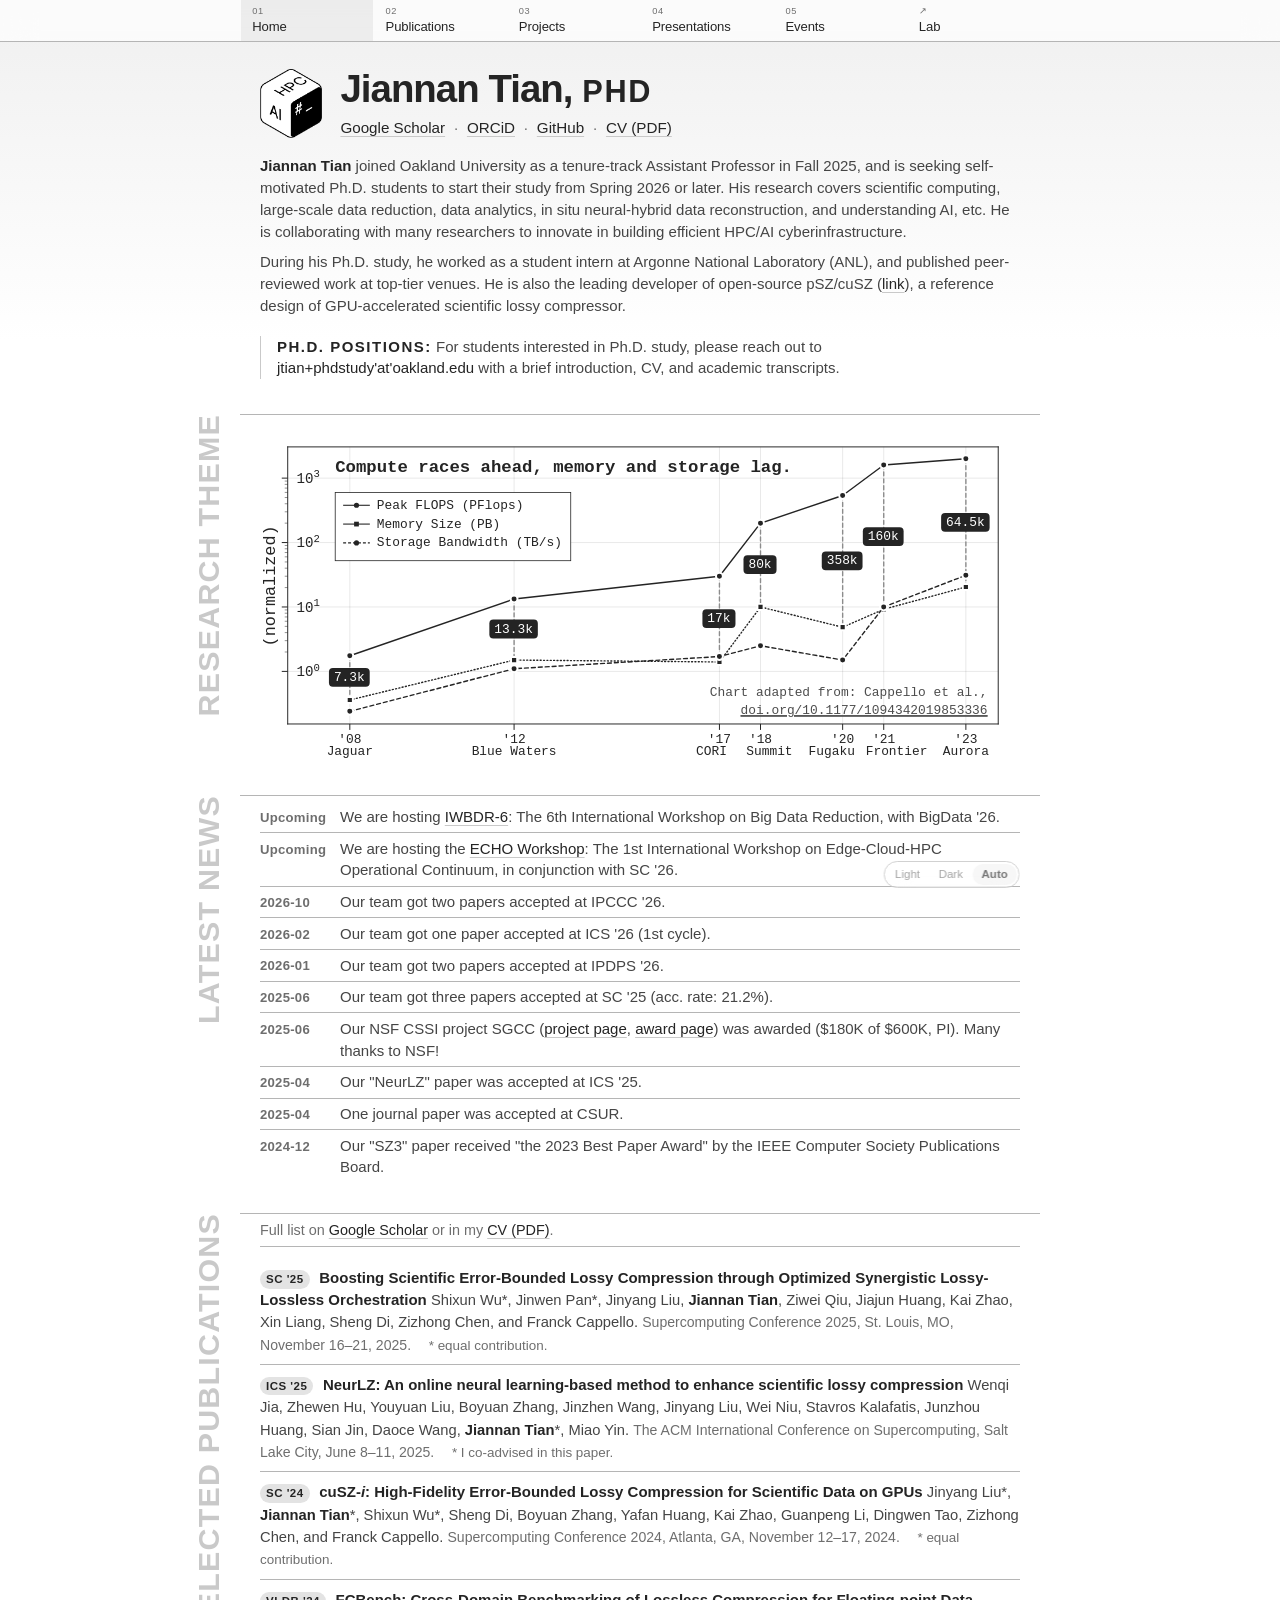
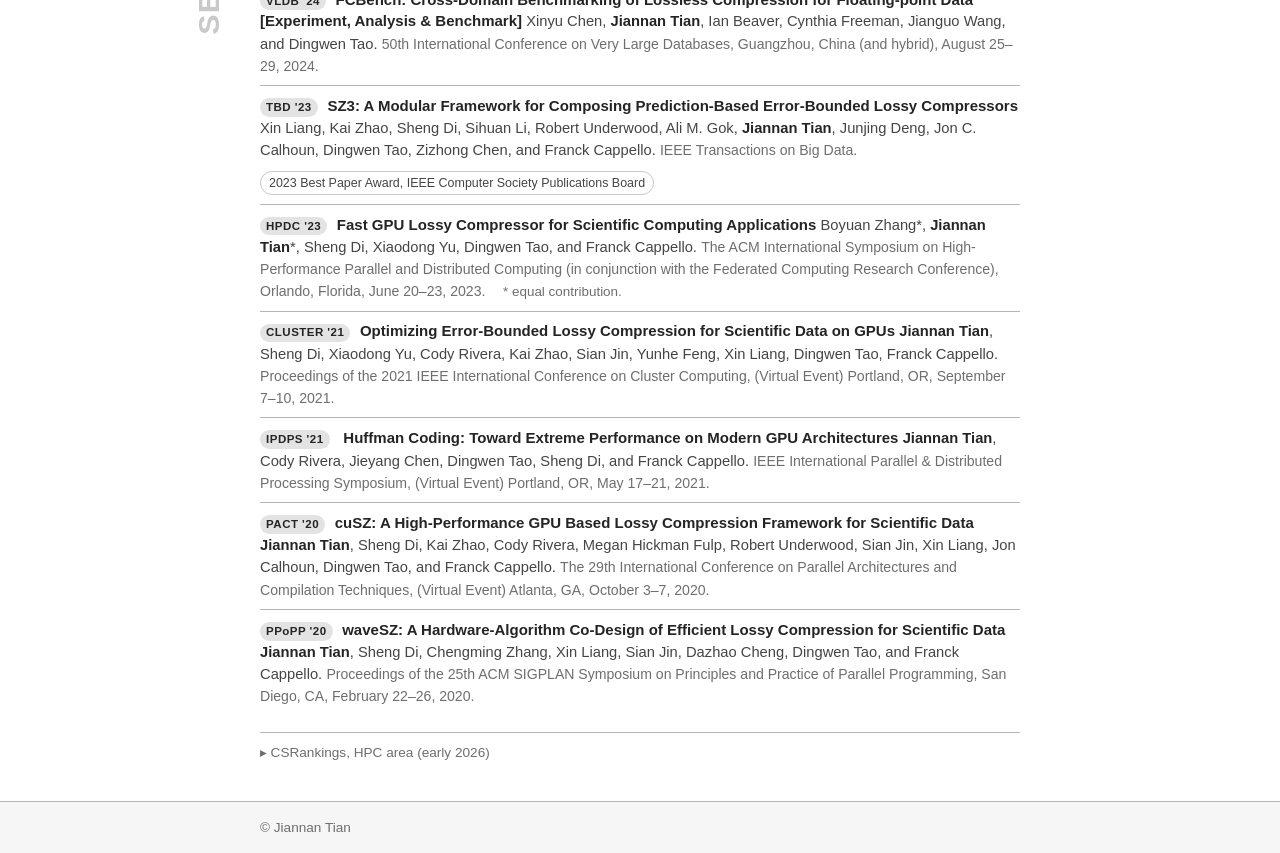
<file: index.html>
<!DOCTYPE html>
<html lang="en">

<head>
  <meta charset="utf-8">
  <meta name="viewport" content="width=device-width, initial-scale=1">
  <title>Jiannan Tian</title>
  <meta name="description"
    content="Jiannan Tian, tenure-track Assistant Professor at Oakland University: scientific computing, large-scale data reduction, data analytics, in situ neural-hybrid data reconstruction, and understanding AI.">
  <meta name="author" content="Jiannan Tian">
  <meta name="color-scheme" content="light dark">
  <meta name="theme-color" content="#000000">
  <meta name="theme-color" media="(prefers-color-scheme: light)" content="#000000">
  <meta name="theme-color" media="(prefers-color-scheme: dark)" content="#000000">
  <link rel="canonical" href="https://jti.one/">
  <link rel="icon" href="assets/img/seal.png">
  <link rel="stylesheet" href="assets/style.css">
<script>
// Applied before first paint so a forced theme never flashes the other one.
try { const t = localStorage.getItem('theme'); if (t === 'light' || t === 'dark') document.documentElement.dataset.theme = t } catch (e) {}
</script>
  <meta property="og:type" content="profile">
  <meta property="og:title" content="Jiannan Tian">
  <meta property="og:description"
    content="Tenure-track Assistant Professor at Oakland University. HPC, scientific data reduction, and GPU-accelerated lossy compression.">
  <meta property="og:image" content="assets/img/seal.png">
</head>

<body>

  <a class="skip" href="#main">Skip to content</a>

  <header class="site-header">
    <nav aria-label="Primary">
      <ul class="banner">
      <li class="brand-cell decorative">
          <a class="cell" href="index.html">
            <img src="assets/img/seal.png" alt="" width="23" height="26">
            <span class="idx">HPC/AI</span>
            <span class="label">Jiannan Tian</span>
          </a>
        </li>
      <li><a href="index.html" aria-current="page"><span class="idx">01</span><span class="label">Home</span></a></li>
      <li><a href="index.html#publications"><span class="idx">02</span><span class="label">Publications</span></a></li>
      <li><a href="projects.html"><span class="idx">03</span><span class="label">Projects</span></a></li>
      <li><a href="presentations.html"><span class="idx">04</span><span class="label">Presentations</span></a></li>
      <li><a href="events.html"><span class="idx">05</span><span class="label">Events</span></a></li>
      <li><a class="ext" href="https://mercury-hpg.github.io/"><span class="idx"></span><span class="label">Lab</span></a></li>
    </ul>
    </nav>
  </header>

  <main id="main">

    <section class="hero">
      <div class="wrap">
        <div class="hero-grid">
          <div class="hero-id">
            <img class="hero-mark" src="assets/img/seal.png" alt="HPC/AI cube seal" width="209" height="233">
            <h1>Jiannan Tian, <span class="degree">PhD</span></h1>
            <p class="idlinks">
              <a href="https://scholar.google.com/citations?user=Si2zZaIAAAAJ&amp;hl=en">Google Scholar</a><span
                class="sep">·</span><a href="https://orcid.org/0000-0003-1101-9148">ORCiD</a><span
                class="sep">·</span><a href="https://github.com/jtian0">GitHub</a><span class="sep">·</span><a
                href="https://drive.google.com/file/d/1XJlTlTMHI0RmRiRKhS7dlydKdMj6H35Z/view?usp=share_link">CV
                (PDF)</a>
            </p>
          </div>

          <div class="bio">
            <p><strong>Jiannan Tian</strong> joined Oakland University as a tenure-track Assistant
              Professor in Fall 2025, and is seeking self-motivated Ph.D. students to start their
              study from Spring 2026 or later. His research covers scientific computing, large-scale
              data reduction, data analytics, in situ neural-hybrid data reconstruction, and
              understanding AI, etc. He is collaborating with many researchers to innovate in
              building efficient HPC/AI cyberinfrastructure.</p>
            <p>During his Ph.D. study, he worked as a student intern at Argonne National Laboratory
              (ANL), and published peer-reviewed work at top-tier venues. He is also the leading
              developer of open-source pSZ/cuSZ
              (<a href="https://github.com/szcompressor/cuSZ">link</a>), a reference design of
              GPU-accelerated scientific lossy compressor.</p>
          </div>

          <div class="callout">
            <p><span class="callout-label">Ph.D. positions</span> For students interested in Ph.D. study, please reach
              out to <span class="email">jtian+phdstudy'at'oakland.edu</span> with a brief introduction, CV, and
              academic transcripts.</p>
          </div>
        </div>
      </div>
      </div>
    </section>

    <section class="section">
      <div class="section-head tab"><h2>Research Theme</h2></div>
      <div class="wrap">
        <figure class="figure prose">
          <!-- prettier-ignore --><svg role="img" aria-label="Peak FLOPS grows far faster than memory size and storage bandwidth across seven leading machines, 2008 to 2023" class="plot-d6a7b5" fill="currentColor" font-family="system-ui, sans-serif" font-size="10" text-anchor="middle" width="768" height="331" viewBox="0 0 768 331" style="background: transparent; color: var(--chart-ink); font-family: 'IBM Plex Mono', ui-monospace, SFMono-Regular, Menlo, monospace; font-size: 13px; overflow: visible;" xmlns="http://www.w3.org/2000/svg"><style>:where(.plot-d6a7b5) {
  --plot-background: white;
  display: block;
  height: auto;
  height: intrinsic;
  max-width: 100%;
}
:where(.plot-d6a7b5 text),
:where(.plot-d6a7b5 tspan) {
  white-space: pre;
}</style><g aria-label="y-grid" aria-hidden="true" stroke="currentColor" stroke-opacity="0.1" transform="translate(0,0.5)"><line x1="28" x2="746" y1="236.36297638077846" y2="236.36297638077846"></line><line x1="28" x2="746" y1="171.2622911304366" y2="171.2622911304366"></line><line x1="28" x2="746" y1="106.16160588009473" y2="106.16160588009473"></line><line x1="28" x2="746" y1="41.060920629752914" y2="41.060920629752914"></line></g><g aria-label="x-grid" aria-hidden="true" stroke="currentColor" stroke-opacity="0.1" transform="translate(0.5,0)"><line x1="90.25433526011578" x2="90.25433526011578" y1="10" y2="290"></line><line x1="256.2658959537578" x2="256.2658959537578" y1="10" y2="290"></line><line x1="463.7803468208104" x2="463.7803468208104" y1="10" y2="290"></line><line x1="505.2832369942209" x2="505.2832369942209" y1="10" y2="290"></line><line x1="588.2890173410419" x2="588.2890173410419" y1="10" y2="290"></line><line x1="629.7919075144524" x2="629.7919075144524" y1="10" y2="290"></line><line x1="712.7976878612734" x2="712.7976878612734" y1="10" y2="290"></line></g><g aria-label="x-axis tick" aria-hidden="true" fill="none" stroke="currentColor" transform="translate(0.5,0)"><path transform="translate(90.25433526011578,290)" d="M0,0L0,6"></path><path transform="translate(256.2658959537578,290)" d="M0,0L0,6"></path><path transform="translate(463.7803468208104,290)" d="M0,0L0,6"></path><path transform="translate(505.2832369942209,290)" d="M0,0L0,6"></path><path transform="translate(588.2890173410419,290)" d="M0,0L0,6"></path><path transform="translate(629.7919075144524,290)" d="M0,0L0,6"></path><path transform="translate(712.7976878612734,290)" d="M0,0L0,6"></path></g><g aria-label="x-axis tick label" font-variant="tabular-nums" transform="translate(0.5,9.5)"><text transform="translate(90.25433526011578,290)"><tspan x="0" y="0.71em">'08</tspan><tspan x="0" dy="1em">Jaguar</tspan></text><text transform="translate(256.2658959537578,290)"><tspan x="0" y="0.71em">'12</tspan><tspan x="0" dy="1em">Blue Waters</tspan></text><text transform="translate(463.7803468208104,290)"><tspan x="0" y="0.71em">'17</tspan><tspan x="-8" dy="1em">CORI</tspan></text><text transform="translate(505.2832369942209,290)"><tspan x="0" y="0.71em">'18</tspan><tspan x="9" dy="1em">Summit</tspan></text><text transform="translate(588.2890173410419,290)"><tspan x="0" y="0.71em">'20</tspan><tspan x="-11" dy="1em">Fugaku</tspan></text><text transform="translate(629.7919075144524,290)"><tspan x="0" y="0.71em">'21</tspan><tspan x="13" dy="1em">Frontier</tspan></text><text transform="translate(712.7976878612734,290)"><tspan x="0" y="0.71em">'23</tspan><tspan x="0" dy="1em">Aurora</tspan></text></g><g aria-label="line" fill="none" stroke="var(--chart-faint)" stroke-width="1.4" stroke-linejoin="round" stroke-linecap="round" stroke-dasharray="4,3" transform="translate(0.5,0.5)"><path d="M90.254,220.541L90.254,265.248"></path></g><g aria-label="line" fill="none" stroke="var(--chart-faint)" stroke-width="1.4" stroke-linejoin="round" stroke-linecap="round" stroke-dasharray="4,3" transform="translate(0.5,0.5)"><path d="M256.266,163.199L256.266,224.899"></path></g><g aria-label="line" fill="none" stroke="var(--chart-faint)" stroke-width="1.4" stroke-linejoin="round" stroke-linecap="round" stroke-dasharray="4,3" transform="translate(0.5,0.5)"><path d="M463.78,140.201L463.78,226.85"></path></g><g aria-label="line" fill="none" stroke="var(--chart-faint)" stroke-width="1.4" stroke-linejoin="round" stroke-linecap="round" stroke-dasharray="4,3" transform="translate(0.5,0.5)"><path d="M505.283,86.564L505.283,171.262"></path></g><g aria-label="line" fill="none" stroke="var(--chart-faint)" stroke-width="1.4" stroke-linejoin="round" stroke-linecap="round" stroke-dasharray="4,3" transform="translate(0.5,0.5)"><path d="M588.289,58.64L588.289,191.721"></path></g><g aria-label="line" fill="none" stroke="var(--chart-faint)" stroke-width="1.4" stroke-linejoin="round" stroke-linecap="round" stroke-dasharray="4,3" transform="translate(0.5,0.5)"><path d="M629.792,27.773L629.792,173.62"></path></g><g aria-label="line" fill="none" stroke="var(--chart-faint)" stroke-width="1.4" stroke-linejoin="round" stroke-linecap="round" stroke-dasharray="4,3" transform="translate(0.5,0.5)"><path d="M712.798,21.464L712.798,151.077"></path></g><g aria-label="line" fill="none" stroke="var(--chart-ink)" stroke-width="1.4" stroke-linejoin="round" stroke-linecap="round" transform="translate(0.5,0.5)"><path d="M90.254,220.541L256.266,163.199L463.78,140.201L505.283,86.564L588.289,58.64L629.792,27.773L712.798,21.464"></path></g><g aria-label="dot" fill="var(--chart-ink)" stroke="var(--chart-canvas)" stroke-width="1.9599999999999997" transform="translate(0.5,0.5)"><circle cx="90.25433526011578" cy="220.54103286939477" r="3.5"></circle><circle cx="256.2658959537578" cy="163.19946443409998" r="3.5"></circle><circle cx="463.7803468208104" cy="140.20137050068368" r="3.5"></circle><circle cx="505.2832369942209" cy="86.56434688146216" r="3.5"></circle><circle cx="588.2890173410419" cy="58.639779665924884" r="3.5"></circle><circle cx="629.7919075144524" cy="27.772569885564266" r="3.5"></circle><circle cx="712.7976878612734" cy="21.46366163112028" r="3.5"></circle></g><g aria-label="line" fill="none" stroke="var(--chart-accent)" stroke-width="1.4" stroke-linejoin="round" stroke-linecap="round" stroke-dasharray="1,2.4" transform="translate(0.5,0.5)"><path d="M90.254,265.248L256.266,224.899L463.78,226.85L505.283,171.262L588.289,191.721L629.792,173.62L712.798,151.077"></path></g><g aria-label="dot" fill="var(--chart-accent)" stroke="var(--chart-canvas)" stroke-width="1.9599999999999997" transform="translate(0.5,0.5)"><path transform="translate(90.25433526011578,265.2479876246911)" d="M-3.102,-3.102h6.204v6.204h-6.204Z"></path><path transform="translate(256.2658959537578,224.89931474965817)" d="M-3.102,-3.102h6.204v6.204h-6.204Z"></path><path transform="translate(463.7803468208104,226.84994112383876)" d="M-3.102,-3.102h6.204v6.204h-6.204Z"></path><path transform="translate(505.2832369942209,171.2622911304366)" d="M-3.102,-3.102h6.204v6.204h-6.204Z"></path><path transform="translate(588.2890173410419,191.72071929301032)" d="M-3.102,-3.102h6.204v6.204h-6.204Z"></path><path transform="translate(629.7919075144524,173.61972838464467)" d="M-3.102,-3.102h6.204v6.204h-6.204Z"></path><path transform="translate(712.7976878612734,151.0774501370533)" d="M-3.102,-3.102h6.204v6.204h-6.204Z"></path></g><g aria-label="line" fill="none" stroke="var(--chart-ink)" stroke-width="1.4" stroke-linejoin="round" stroke-linecap="round" stroke-dasharray="4,3" transform="translate(0.5,0.5)"><path d="M90.254,276.712L256.266,233.668L463.78,221.361L505.283,210.457L588.289,224.899L629.792,171.262L712.798,139.274"></path></g><g aria-label="dot" fill="var(--chart-ink)" stroke="var(--chart-canvas)" stroke-width="1.9599999999999997" transform="translate(0.5,0.5)"><circle cx="90.25433526011578" cy="276.7116492558114" r="3.5"></circle><circle cx="256.2658959537578" cy="233.66828421262636" r="3.5"></circle><circle cx="463.7803468208104" cy="221.36059368385068" r="3.5"></circle><circle cx="505.2832369942209" cy="210.45680912770183" r="3.5"></circle><circle cx="588.2890173410419" cy="224.89931474965817" r="3.5"></circle><circle cx="629.7919075144524" cy="171.2622911304366" r="3.5"></circle><circle cx="712.7976878612734" cy="139.2743081560568" r="3.5"></circle></g><g aria-label="y-axis tick" aria-hidden="true" fill="none" stroke="var(--chart-ink)" transform="translate(0,0.5)"><path transform="translate(28,236.36297638077846)" d="M0,0L-6,0"></path><path transform="translate(28,171.2622911304366)" d="M0,0L-6,0"></path><path transform="translate(28,106.16160588009473)" d="M0,0L-6,0"></path><path transform="translate(28,41.060920629752914)" d="M0,0L-6,0"></path></g><g aria-label="y-axis tick label" text-anchor="end" font-variant="tabular-nums" transform="translate(-8.5,0.5)"><text y="0.32em" transform="translate(28,236.36297638077846)" x="17.5" text-anchor="start" font-size="14.3"><tspan>10</tspan><tspan dy="-0.5em" font-size="0.75em">0</tspan></text><text y="0.32em" transform="translate(28,171.2622911304366)" x="17.5" text-anchor="start" font-size="14.3"><tspan>10</tspan><tspan dy="-0.5em" font-size="0.75em">1</tspan></text><text y="0.32em" transform="translate(28,106.16160588009473)" x="17.5" text-anchor="start" font-size="14.3"><tspan>10</tspan><tspan dy="-0.5em" font-size="0.75em">2</tspan></text><text y="0.32em" transform="translate(28,41.060920629752914)" x="17.5" text-anchor="start" font-size="14.3"><tspan>10</tspan><tspan dy="-0.5em" font-size="0.75em">3</tspan></text></g><g aria-label="y-axis label" transform="translate(-24.5,0.5)"><text y="0.71em" transform="translate(28,150) rotate(-90)" font-size="17">(normalized)</text></g><g aria-label="y-axis tick" aria-hidden="true" fill="none" stroke="var(--chart-ink)" stroke-opacity="0.5" transform="translate(0,0.5)"><path transform="translate(28,216.76571738214585)" d="M0,0L-3,0"></path><path transform="translate(28,205.3020557510255)" d="M0,0L-3,0"></path><path transform="translate(28,197.16845838351324)" d="M0,0L-3,0"></path><path transform="translate(28,190.85955012906922)" d="M0,0L-3,0"></path><path transform="translate(28,185.70479675239292)" d="M0,0L-3,0"></path><path transform="translate(28,181.3465148721295)" d="M0,0L-3,0"></path><path transform="translate(28,177.57119938488063)" d="M0,0L-3,0"></path><path transform="translate(28,174.24113512127258)" d="M0,0L-3,0"></path><path transform="translate(28,151.66503213180403)" d="M0,0L-3,0"></path><path transform="translate(28,140.20137050068368)" d="M0,0L-3,0"></path><path transform="translate(28,132.0677731331714)" d="M0,0L-3,0"></path><path transform="translate(28,125.75886487872737)" d="M0,0L-3,0"></path><path transform="translate(28,120.60411150205107)" d="M0,0L-3,0"></path><path transform="translate(28,116.24582962178765)" d="M0,0L-3,0"></path><path transform="translate(28,112.47051413453879)" d="M0,0L-3,0"></path><path transform="translate(28,109.14044987093075)" d="M0,0L-3,0"></path><path transform="translate(28,86.56434688146216)" d="M0,0L-3,0"></path><path transform="translate(28,75.10068525034183)" d="M0,0L-3,0"></path><path transform="translate(28,66.96708788282953)" d="M0,0L-3,0"></path><path transform="translate(28,60.65817962838551)" d="M0,0L-3,0"></path><path transform="translate(28,55.503426251709215)" d="M0,0L-3,0"></path><path transform="translate(28,51.14514437144586)" d="M0,0L-3,0"></path><path transform="translate(28,47.36982888419696)" d="M0,0L-3,0"></path><path transform="translate(28,44.03976462058893)" d="M0,0L-3,0"></path></g><g aria-label="y-axis tick label" text-anchor="end" font-variant="tabular-nums" transform="translate(-8.5,0.5)"><text y="0.32em" transform="translate(28,216.76571738214585)" x="17.5" text-anchor="start" font-size="14.3"></text><text y="0.32em" transform="translate(28,205.3020557510255)" x="17.5" text-anchor="start" font-size="14.3"></text><text y="0.32em" transform="translate(28,197.16845838351324)" x="17.5" text-anchor="start" font-size="14.3"></text><text y="0.32em" transform="translate(28,190.85955012906922)" x="17.5" text-anchor="start" font-size="14.3"></text><text y="0.32em" transform="translate(28,185.70479675239292)" x="17.5" text-anchor="start" font-size="14.3"></text><text y="0.32em" transform="translate(28,181.3465148721295)" x="17.5" text-anchor="start" font-size="14.3"></text><text y="0.32em" transform="translate(28,177.57119938488063)" x="17.5" text-anchor="start" font-size="14.3"></text><text y="0.32em" transform="translate(28,174.24113512127258)" x="17.5" text-anchor="start" font-size="14.3"></text><text y="0.32em" transform="translate(28,151.66503213180403)" x="17.5" text-anchor="start" font-size="14.3"></text><text y="0.32em" transform="translate(28,140.20137050068368)" x="17.5" text-anchor="start" font-size="14.3"></text><text y="0.32em" transform="translate(28,132.0677731331714)" x="17.5" text-anchor="start" font-size="14.3"></text><text y="0.32em" transform="translate(28,125.75886487872737)" x="17.5" text-anchor="start" font-size="14.3"></text><text y="0.32em" transform="translate(28,120.60411150205107)" x="17.5" text-anchor="start" font-size="14.3"></text><text y="0.32em" transform="translate(28,116.24582962178765)" x="17.5" text-anchor="start" font-size="14.3"></text><text y="0.32em" transform="translate(28,112.47051413453879)" x="17.5" text-anchor="start" font-size="14.3"></text><text y="0.32em" transform="translate(28,109.14044987093075)" x="17.5" text-anchor="start" font-size="14.3"></text><text y="0.32em" transform="translate(28,86.56434688146216)" x="17.5" text-anchor="start" font-size="14.3"></text><text y="0.32em" transform="translate(28,75.10068525034183)" x="17.5" text-anchor="start" font-size="14.3"></text><text y="0.32em" transform="translate(28,66.96708788282953)" x="17.5" text-anchor="start" font-size="14.3"></text><text y="0.32em" transform="translate(28,60.65817962838551)" x="17.5" text-anchor="start" font-size="14.3"></text><text y="0.32em" transform="translate(28,55.503426251709215)" x="17.5" text-anchor="start" font-size="14.3"></text><text y="0.32em" transform="translate(28,51.14514437144586)" x="17.5" text-anchor="start" font-size="14.3"></text><text y="0.32em" transform="translate(28,47.36982888419696)" x="17.5" text-anchor="start" font-size="14.3"></text><text y="0.32em" transform="translate(28,44.03976462058893)" x="17.5" text-anchor="start" font-size="14.3"></text></g><line x1="28" y1="290" x2="746" y2="290" stroke="var(--chart-ink)" stroke-width="0.98" stroke-linecap="square"></line><line x1="28" y1="10" x2="746" y2="10" stroke="var(--chart-ink)" stroke-width="0.98" stroke-linecap="square"></line><line x1="28" y1="10" x2="28" y2="290" stroke="var(--chart-ink)" stroke-width="0.98" stroke-linecap="square"></line><line x1="746" y1="10" x2="746" y2="290" stroke="var(--chart-ink)" stroke-width="0.98" stroke-linecap="square"></line><g><rect x="69.65433526011577" y="233.39451024704292" width="41.2" height="19" rx="4" fill="var(--chart-accent)" stroke-width="1.4"></rect><text x="90.25433526011578" y="242.89451024704292" fill="var(--chart-canvas)" text-anchor="middle" dominant-baseline="central" style="font: 13px ui-monospace, SFMono-Regular, Menlo, monospace;">7.3k</text></g><g><rect x="231.76589595375782" y="184.5493895918791" width="49" height="19" rx="4" fill="var(--chart-accent)" stroke-width="1.4"></rect><text x="256.2658959537578" y="194.0493895918791" fill="var(--chart-canvas)" text-anchor="middle" dominant-baseline="central" style="font: 13px ui-monospace, SFMono-Regular, Menlo, monospace;">13.3k</text></g><g><rect x="447.0803468208104" y="174.02565581226122" width="33.4" height="19" rx="4" fill="var(--chart-accent)" stroke-width="1.4"></rect><text x="463.7803468208104" y="183.52565581226122" fill="var(--chart-canvas)" text-anchor="middle" dominant-baseline="central" style="font: 13px ui-monospace, SFMono-Regular, Menlo, monospace;">17k</text></g><g><rect x="488.5832369942209" y="119.41331900594938" width="33.4" height="19" rx="4" fill="var(--chart-accent)" stroke-width="1.4"></rect><text x="505.2832369942209" y="128.91331900594938" fill="var(--chart-canvas)" text-anchor="middle" dominant-baseline="central" style="font: 13px ui-monospace, SFMono-Regular, Menlo, monospace;">80k</text></g><g><rect x="567.6890173410419" y="115.68024947946759" width="41.2" height="19" rx="4" fill="var(--chart-accent)" stroke-width="1.4"></rect><text x="588.2890173410419" y="125.18024947946759" fill="var(--chart-canvas)" text-anchor="middle" dominant-baseline="central" style="font: 13px ui-monospace, SFMono-Regular, Menlo, monospace;">358k</text></g><g><rect x="609.1919075144524" y="91.19614913510448" width="41.2" height="19" rx="4" fill="var(--chart-accent)" stroke-width="1.4"></rect><text x="629.7919075144524" y="100.69614913510448" fill="var(--chart-canvas)" text-anchor="middle" dominant-baseline="central" style="font: 13px ui-monospace, SFMono-Regular, Menlo, monospace;">160k</text></g><g><rect x="688.2976878612734" y="76.7705558840868" width="49" height="19" rx="4" fill="var(--chart-accent)" stroke-width="1.4"></rect><text x="712.7976878612734" y="86.2705558840868" fill="var(--chart-canvas)" text-anchor="middle" dominant-baseline="central" style="font: 13px ui-monospace, SFMono-Regular, Menlo, monospace;">64.5k</text></g><text x="735.23" y="262" text-anchor="end" dominant-baseline="alphabetic" fill="#4d4d4d" style="font: 13px 'IBM Plex Mono', ui-monospace, SFMono-Regular, Menlo, monospace;">Chart adapted from: Cappello et al.,</text><text x="735.23" y="280.2" text-anchor="end" dominant-baseline="alphabetic" fill="#4d4d4d" style="font: 13px 'IBM Plex Mono', ui-monospace, SFMono-Regular, Menlo, monospace;"><a href="https://doi.org/10.1177/1094342019853336" target="_blank" rel="noopener"><tspan text-decoration="underline">doi.org/10.1177/1094342019853336</tspan></a></text><g aria-label="legend"><rect x="76" y="56" width="238" height="69" fill="var(--chart-canvas)" stroke="var(--chart-ink)" stroke-width="0.8"></rect><line x1="84" x2="111" y1="69" y2="69" stroke="var(--chart-ink)" stroke-width="1.1"></line><circle cx="97.5" cy="69" r="2.6" fill="var(--chart-ink)"></circle><text x="118" y="69" fill="var(--chart-ink)" text-anchor="start" dominant-baseline="central" font-size="13">Peak FLOPS (PFlops)</text><line x1="84" x2="111" y1="88" y2="88" stroke="var(--chart-accent)" stroke-width="1.1"></line><rect x="95.1" y="85.6" width="4.8" height="4.8" fill="var(--chart-accent)"></rect><text x="118" y="88" fill="var(--chart-ink)" text-anchor="start" dominant-baseline="central" font-size="13">Memory Size (PB)</text><line x1="84" x2="111" y1="107" y2="107" stroke="var(--chart-ink)" stroke-width="1.1" stroke-dasharray="3,2"></line><circle cx="97.5" cy="107" r="2.6" fill="var(--chart-ink)"></circle><text x="118" y="107" fill="var(--chart-ink)" text-anchor="start" dominant-baseline="central" font-size="13">Storage Bandwidth (TB/s)</text></g><text x="76" y="31" fill="var(--chart-ink)" text-anchor="start" dominant-baseline="central" font-size="17.5" font-weight="700">Compute races ahead, memory and storage lag.</text></svg>
        </figure>
      </div>
    </section>

    <section class="section" id="news">
      <div class="section-head tab"><h2>Latest news</h2></div>
      <div class="wrap">
        <ul class="news">
          <li><span class="when">Upcoming</span>
            <p>We are hosting <a href="https://mercury-hpg.github.io/IWBDR-6/">IWBDR-6</a>: The 6th International
              Workshop on Big Data Reduction, with BigData '26.</p>
          </li>
          <li><span class="when">Upcoming</span>
            <p>We are hosting the <a href="https://echo-workshop.github.io">ECHO Workshop</a>: The 1st International
              Workshop on Edge-Cloud-HPC Operational Continuum, in conjunction with SC '26.</p>
          </li>
          <li><time datetime="2026-10">2026-10</time>
            <p>Our team got two papers accepted at IPCCC '26.</p>
          </li>
          <li><time datetime="2026-02">2026-02</time>
            <p>Our team got one paper accepted at ICS '26 (1st cycle).</p>
          </li>
          <li><time datetime="2026-01">2026-01</time>
            <p>Our team got two papers accepted at IPDPS '26.</p>
          </li>
          <li><time datetime="2025-06">2025-06</time>
            <p>Our team got three papers accepted at SC '25 (acc. rate: 21.2%).</p>
          </li>
          <li><time datetime="2025-06">2025-06</time>
            <p>Our NSF CSSI project SGCC (<a href="https://mercury-hpg.github.io/SGCC-site/">project page</a>, <a href="https://www.nsf.gov/awardsearch/showAward?AWD_ID=2609480">award page</a>) was awarded ($180K of $600K, PI). Many thanks to NSF!</p>
          </li>
          <li><time datetime="2025-04">2025-04</time>
            <p>Our "NeurLZ" paper was accepted at ICS '25.</p>
          </li>
          <li><time datetime="2025-04">2025-04</time>
            <p>One journal paper was accepted at CSUR.</p>
          </li>
          <li><time datetime="2024-12">2024-12</time>
            <p>Our "SZ3" paper received "the 2023 Best Paper Award" by the IEEE Computer Society Publications Board.</p>
          </li>
        </ul>
      </div>
    </section>

    <section class="section" id="publications">
      <div class="section-head tab"><h2>Selected publications</h2></div>
      <div class="wrap">
        <p class="pub-hint">Full list on <a href="https://scholar.google.com/citations?user=Si2zZaIAAAAJ">Google
            Scholar</a> or in my <a
            href="https://drive.google.com/file/d/1XJlTlTMHI0RmRiRKhS7dlydKdMj6H35Z/view?usp=share_link">CV
            (PDF)</a>.</p>

        <ol class="pubs">
          <li>
            <p class="pub"><span class="chip">SC '25</span><span class="pub-title">Boosting Scientific Error-Bounded
                Lossy Compression through Optimized Synergistic Lossy-Lossless Orchestration</span> <span
                class="authors">Shixun Wu*, Jinwen Pan*, Jinyang Liu, <span class="me">Jiannan Tian</span>, Ziwei Qiu,
                Jiajun Huang, Kai Zhao, Xin Liang, Sheng Di, Zizhong Chen, and Franck Cappello.</span> <span
                class="where">Supercomputing Conference 2025, St. Louis, MO, November 16–21, 2025.</span> <span
                class="note">* equal contribution.</span></p>
          </li>

          <li>
            <p class="pub"><span class="chip">ICS '25</span><span class="pub-title">NeurLZ: An online neural
                learning-based method to enhance
                scientific lossy compression</span> <span class="authors">Wenqi Jia, Zhewen Hu, Youyuan Liu, Boyuan
                Zhang, Jinzhen Wang, Jinyang Liu, Wei Niu, Stavros Kalafatis, Junzhou Huang, Sian Jin, Daoce Wang, <span
                  class="me">Jiannan Tian</span>*, Miao Yin.</span> <span class="where">The ACM International Conference
                on Supercomputing, Salt Lake City, June 8–11, 2025.</span> <span class="note">* I co-advised in this paper.</span></p>
          </li>

          <li>
            <p class="pub"><span class="chip">SC '24</span><span class="pub-title">cuSZ-<i>i</i>: High-Fidelity
                Error-Bounded Lossy Compression for
                Scientific Data on GPUs</span> <span class="authors">Jinyang Liu*, <span class="me">Jiannan
                  Tian</span>*, Shixun Wu*, Sheng Di, Boyuan Zhang, Yafan Huang, Kai Zhao, Guanpeng Li, Dingwen Tao,
                Zizhong Chen, and Franck Cappello.</span> <span class="where">Supercomputing Conference 2024, Atlanta,
                GA, November 12–17, 2024.</span> <span class="note">* equal contribution.</span></p>
          </li>

          <li>
            <p class="pub"><span class="chip">VLDB '24</span><span class="pub-title">FCBench: Cross-Domain Benchmarking
                of Lossless Compression for
                Floating-point Data [Experiment, Analysis &amp; Benchmark]</span> <span class="authors">Xinyu Chen,
                <span class="me">Jiannan Tian</span>, Ian Beaver, Cynthia Freeman, Jianguo Wang, and Dingwen Tao.</span>
              <span class="where">50th International Conference on Very Large Databases, Guangzhou, China (and hybrid),
                August 25–29, 2024.</span>
            </p>
          </li>

          <li>
            <p class="pub"><span class="chip">TBD '23</span><span class="pub-title">SZ3: A Modular Framework for
                Composing Prediction-Based
                Error-Bounded Lossy Compressors</span> <span class="authors">Xin Liang, Kai Zhao, Sheng Di, Sihuan Li,
                Robert Underwood, Ali M. Gok, <span class="me">Jiannan Tian</span>, Junjing Deng, Jon C. Calhoun,
                Dingwen Tao, Zizhong Chen, and Franck Cappello.</span> <span class="where">IEEE Transactions on Big
                Data.</span></p>
            <p class="award-line"><span class="award">2023 Best Paper Award, IEEE Computer Society Publications
                Board</span></p>
          </li>

          <li>
            <p class="pub"><span class="chip">HPDC '23</span><span class="pub-title">Fast GPU Lossy Compressor for
                Scientific Computing
                Applications</span> <span class="authors">Boyuan Zhang*, <span class="me">Jiannan Tian</span>*, Sheng
                Di, Xiaodong Yu, Dingwen Tao, and Franck Cappello.</span> <span class="where">The ACM International
                Symposium on High-Performance Parallel and Distributed Computing (in conjunction with the Federated
                Computing Research Conference), Orlando, Florida, June 20–23, 2023.</span> <span class="note">* equal contribution.</span></p>
          </li>

          <li>
            <p class="pub"><span class="chip">CLUSTER '21</span><span class="pub-title">Optimizing Error-Bounded Lossy
                Compression for Scientific Data on
                GPUs</span> <span class="authors"><span class="me">Jiannan Tian</span>, Sheng Di, Xiaodong Yu, Cody
                Rivera, Kai Zhao, Sian Jin, Yunhe Feng, Xin Liang, Dingwen Tao, Franck Cappello.</span> <span
                class="where">Proceedings of the 2021 IEEE International Conference on Cluster Computing, (Virtual
                Event) Portland, OR, September 7–10, 2021.</span></p>
          </li>

          <li>
            <p class="pub"><span class="chip">IPDPS '21</span><span class="pub-title"> Huffman Coding: Toward Extreme
                Performance on Modern
                GPU Architectures</span> <span class="authors"><span class="me">Jiannan Tian</span>, Cody Rivera,
                Jieyang Chen, Dingwen Tao, Sheng Di, and Franck Cappello.</span> <span class="where">IEEE International
                Parallel &amp; Distributed Processing Symposium, (Virtual Event) Portland, OR, May 17–21, 2021.</span>
            </p>
          </li>

          <li>
            <p class="pub"><span class="chip">PACT '20</span><span class="pub-title">cuSZ: A High-Performance GPU Based
                Lossy Compression Framework for
                Scientific Data</span> <span class="authors"><span class="me">Jiannan Tian</span>, Sheng Di, Kai Zhao,
                Cody Rivera, Megan Hickman Fulp, Robert Underwood, Sian Jin, Xin Liang, Jon Calhoun, Dingwen Tao, and
                Franck Cappello.</span> <span class="where">The 29th International Conference on Parallel Architectures
                and Compilation Techniques, (Virtual Event) Atlanta, GA, October 3–7, 2020.</span></p>
          </li>

          <li>
            <p class="pub"><span class="chip">PPoPP '20</span><span class="pub-title">waveSZ: A Hardware-Algorithm
                Co-Design of Efficient Lossy
                Compression for Scientific Data</span> <span class="authors"><span class="me">Jiannan Tian</span>, Sheng
                Di, Chengming Zhang, Xin Liang, Sian Jin, Dazhao Cheng, Dingwen Tao, and Franck Cappello.</span> <span
                class="where">Proceedings of the 25th ACM SIGPLAN Symposium on Principles and Practice of Parallel
                Programming, San Diego, CA, February 22–26, 2020.</span></p>
          </li>
        </ol>

        <!-- CSRankings note: self-contained, delete this whole block to remove -->
        <aside class="minor prose">
          <details>
            <summary>CSRankings, HPC area (early 2026)</summary>
            <p>Publications in leading HPC venues place Oakland University at #43, tied with Indiana
              University, which has six faculty members contributing to that ranking.</p>
            <img src="assets/img/csrankings.jpg"
              alt="CSRankings excerpt: Oakland University tied at #43 with Indiana University in HPC" width="982"
              height="249" loading="lazy" decoding="async">
          </details>
        </aside>
        <!-- /CSRankings note -->
      </div>
    </section>

  </main>

  <footer class="site-footer">
    <div class="wrap">
      <span>© Jiannan Tian</span>
      <div class="theme-switch quiet" role="group" aria-label="Colour theme">
        <button type="button" data-theme-set="light">Light</button>
        <button type="button" data-theme-set="dark">Dark</button>
        <button type="button" data-theme-set="auto">Auto</button>
      </div>
    </div>
  </footer>

  <script>
    // The banner's name is a stand-in for the one in the page. While the real one is
    // on screen it would just be saying it twice, so it hides; it comes back as soon
    // as the hero scrolls under the bar. No JS (or no observer) leaves it visible,
    // which is the state that is never wrong.
    (() => {
      const header = document.querySelector('.site-header')
      const hero = document.querySelector('.hero-id')
      if (!header || !hero || !('IntersectionObserver' in window)) return
      const bar = () => header.getBoundingClientRect().height
      new IntersectionObserver(
        ([entry]) => header.toggleAttribute('data-name-visible', entry.isIntersecting),
        { rootMargin: `-${Math.round(bar())}px 0px 0px 0px` },
      ).observe(hero)
    })()
  </script>

  <script>
    // A fixed accent would be predictable; each hover instead lands on a random
    // vivid hue, kept away from light-gray. Set on the section (not the title)
    // so the chart's --chart-ink/--chart-accent inherit the same colour.
    // The .3s fade itself lives in the CSS `transition`.
    (() => {
      for (const h2 of document.querySelectorAll('.section-head.tab h2')) {
        const section = h2.closest('.section')
        if (!section) continue
        section.addEventListener('mouseenter', () => {
          const hue = Math.floor(Math.random() * 360)
          const sat = 60 + Math.random() * 20
          const light = 42 + Math.random() * 16
          section.style.setProperty('--tab-hover-color', `hsl(${hue}deg ${sat.toFixed(0)}% ${light.toFixed(0)}%)`)
        })
      }
    })()
  </script>

<script>
// light/dark/auto. `auto` removes the attribute and lets the system's own
// prefers-color-scheme decide, which is why it is the default rather than a
// third palette.
(() => {
  const root = document.documentElement
  const btns = [...document.querySelectorAll('[data-theme-set]')]
  const read = () => { try { return localStorage.getItem('theme') || 'auto' } catch (e) { return 'auto' } }
  const apply = (t) => {
    if (t === 'auto') delete root.dataset.theme
    else root.dataset.theme = t
    for (const b of btns) b.setAttribute('aria-pressed', String(b.dataset.themeSet === t))
  }
  apply(read())
  for (const b of btns) b.addEventListener('click', () => {
    const t = b.dataset.themeSet
    try { localStorage.setItem('theme', t) } catch (e) {}
    apply(t)
  })
})()
</script>

<script src="assets/nav-panel.js?v=3" defer></script>
<script src="assets/seal-cycle.js" defer></script>

</body>

</html>
</file>
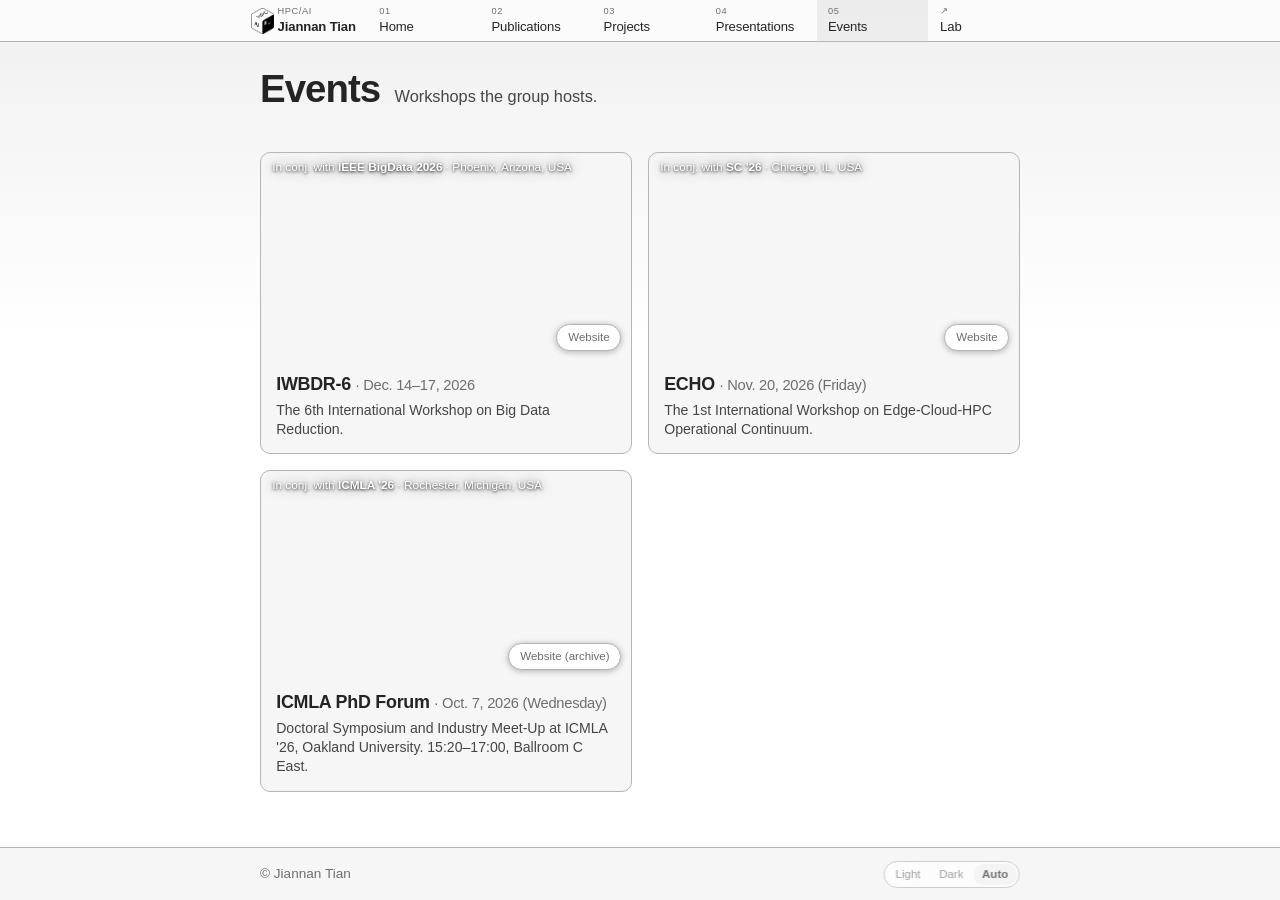
<file: events/index.html>
<!DOCTYPE html>
<html lang="en">
<head>
<meta charset="utf-8">
<title>Redirecting…</title>
<link rel="canonical" href="../events.html">
<meta http-equiv="refresh" content="0; url=../events.html">
</head>
<body><p><a href="../events.html">Redirecting to the events page…</a></p></body>
</html>
</file>
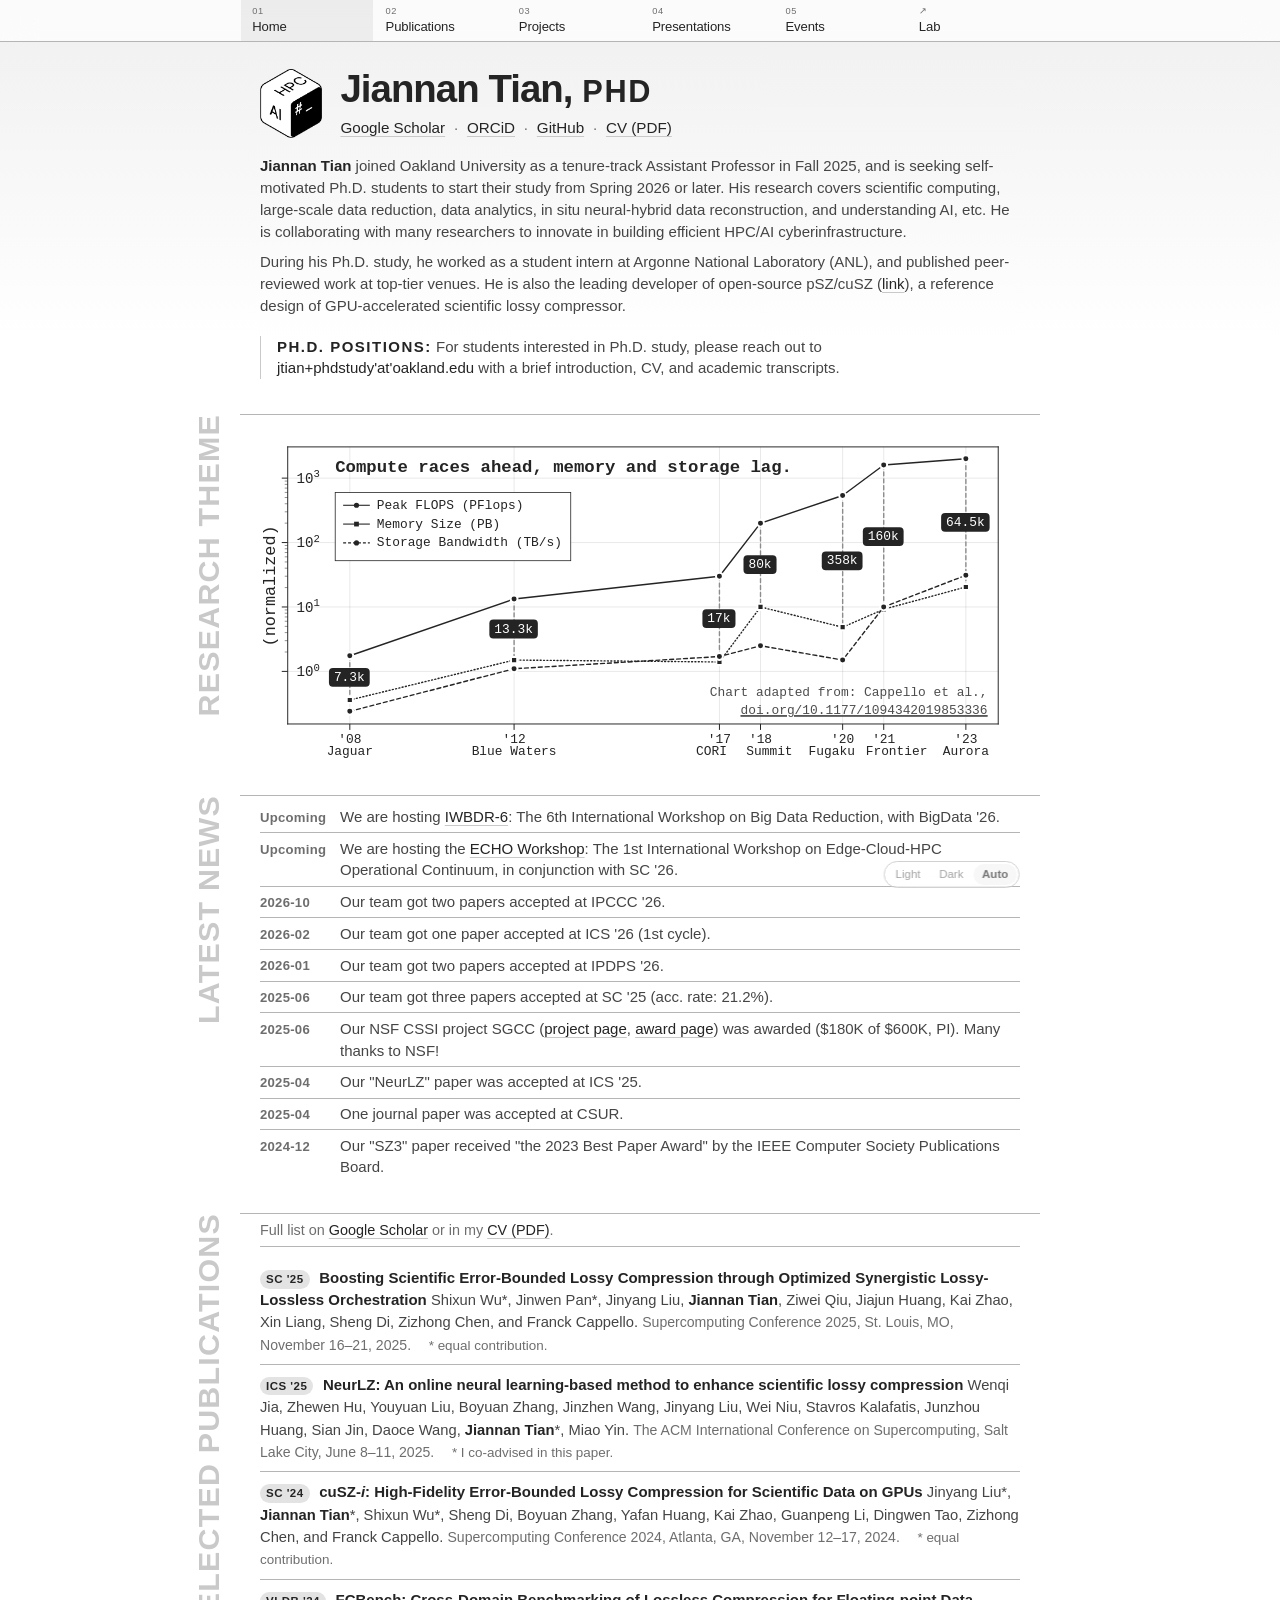
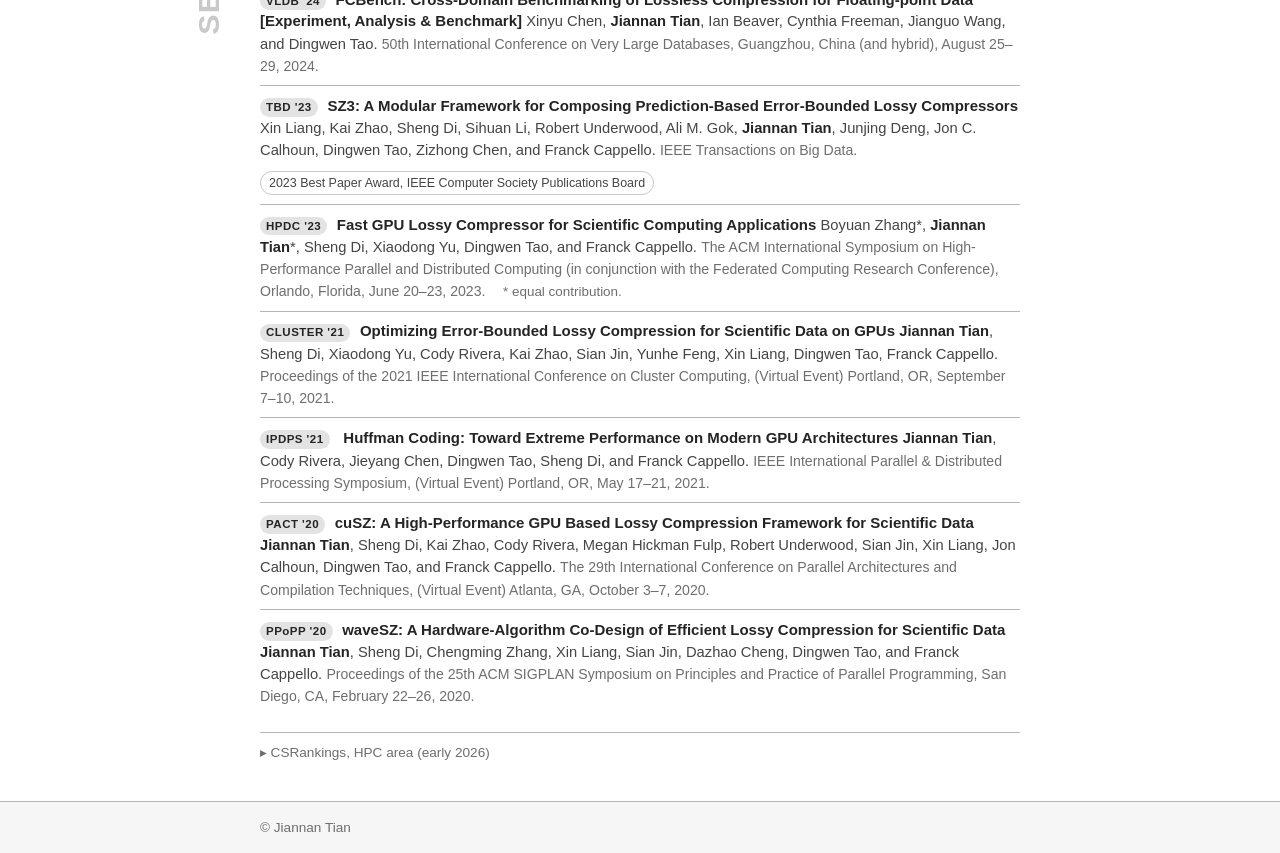
<file: home/index.html>
<!DOCTYPE html>
<html lang="en">
<head>
<meta charset="utf-8">
<title>Redirecting…</title>
<link rel="canonical" href="../">
<meta http-equiv="refresh" content="0; url=../">
</head>
<body><p><a href="../">Redirecting to the home page…</a></p></body>
</html>
</file>
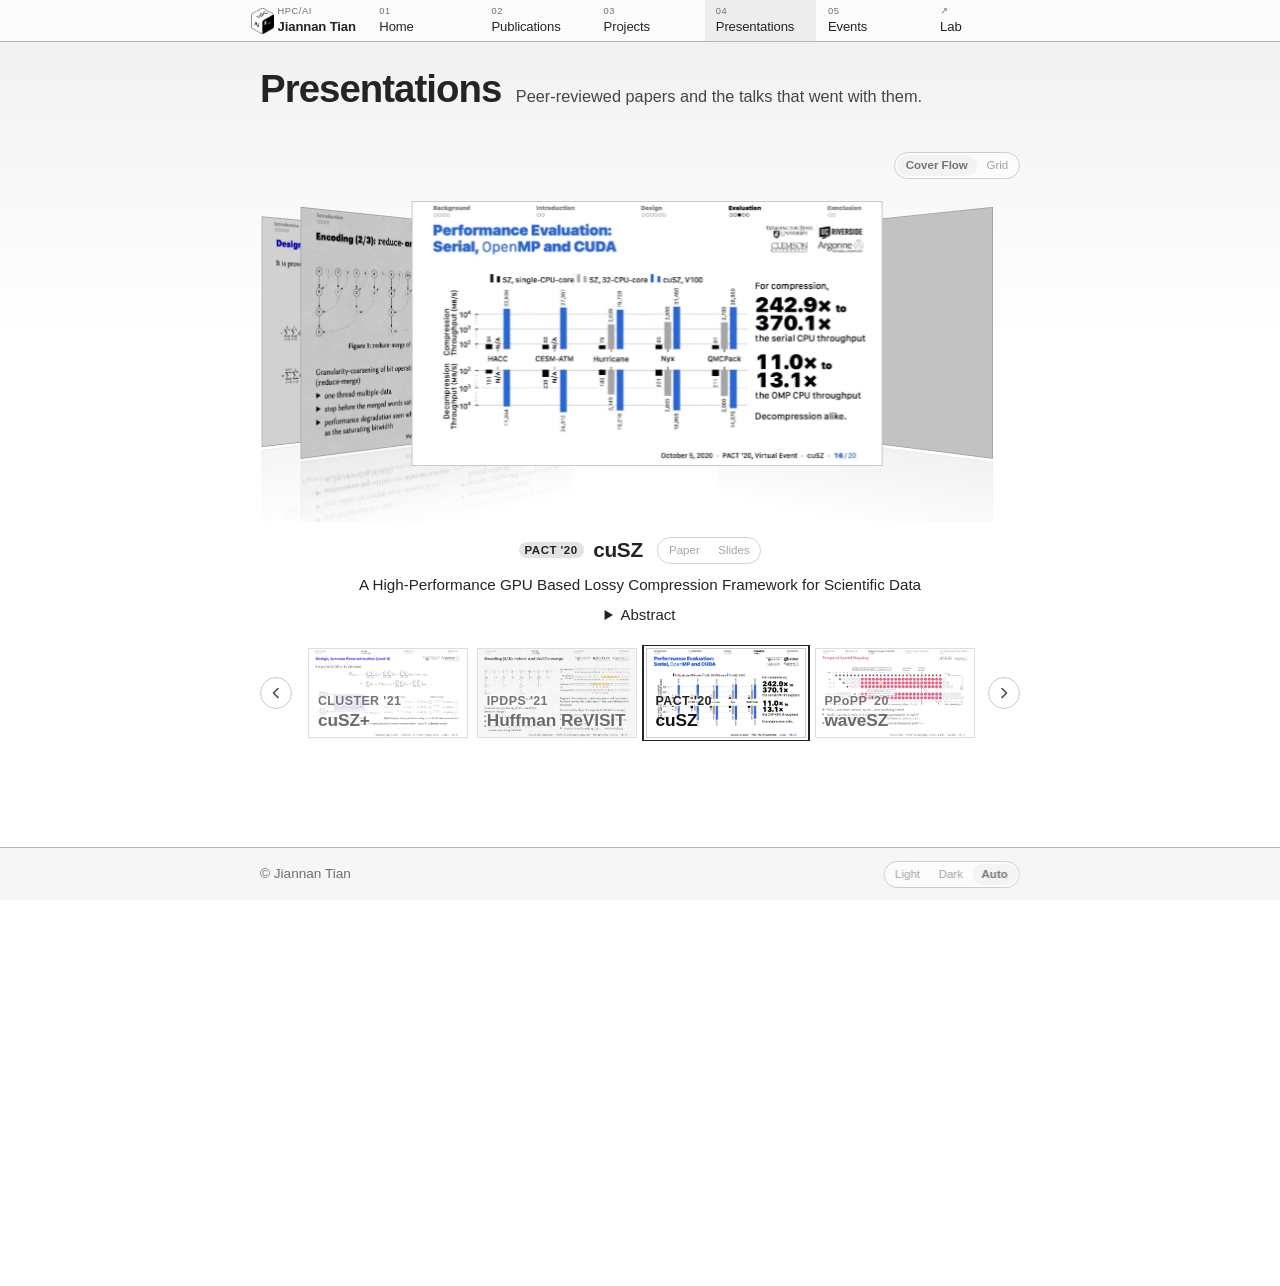
<file: presentations/index.html>
<!DOCTYPE html>
<html lang="en">
<head>
<meta charset="utf-8">
<title>Redirecting…</title>
<link rel="canonical" href="../presentations.html">
<meta http-equiv="refresh" content="0; url=../presentations.html">
</head>
<body><p><a href="../presentations.html">Redirecting to the presentations page…</a></p></body>
</html>
</file>
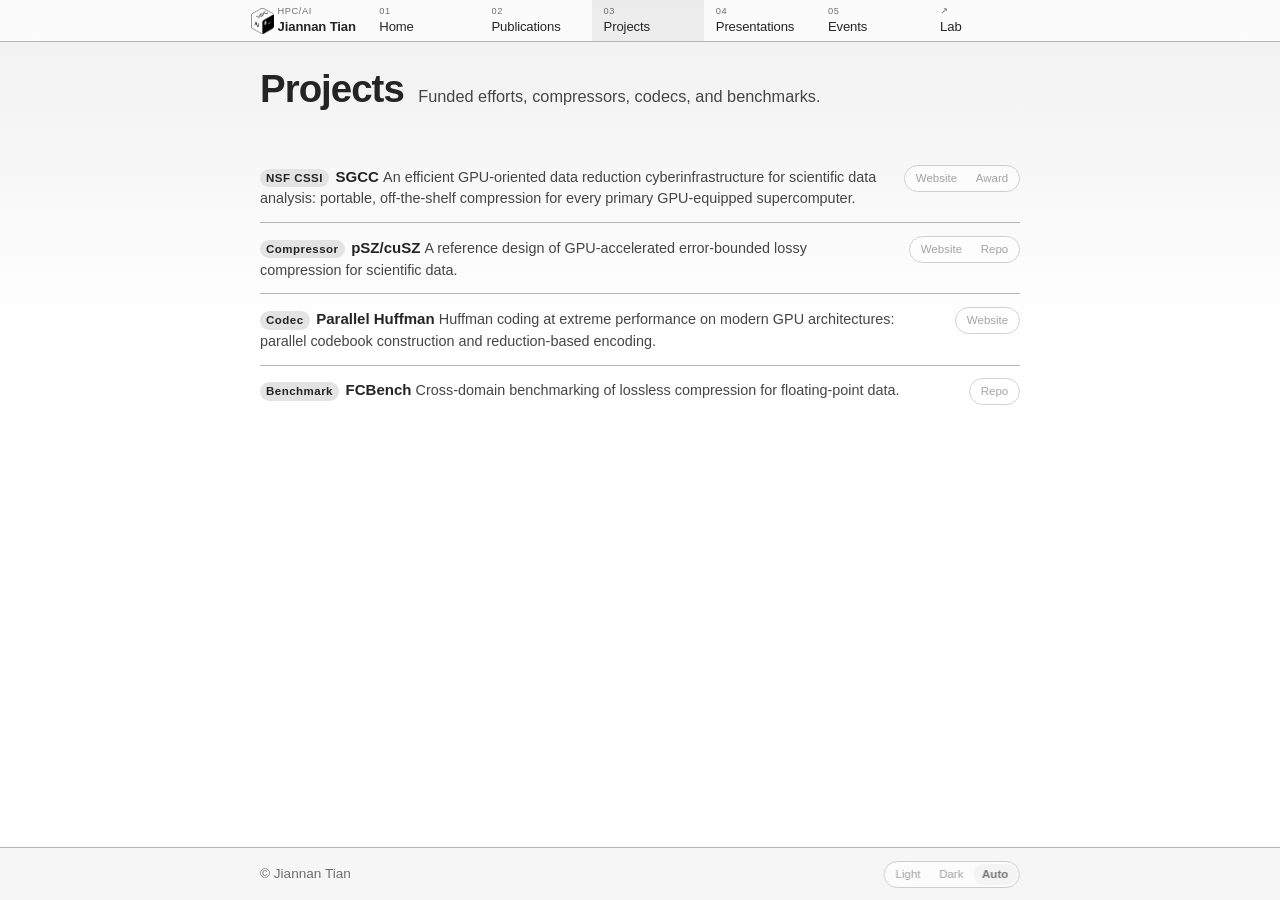
<file: projects/index.html>
<!DOCTYPE html>
<html lang="en">
<head>
<meta charset="utf-8">
<title>Redirecting…</title>
<link rel="canonical" href="../projects.html">
<meta http-equiv="refresh" content="0; url=../projects.html">
</head>
<body><p><a href="../projects.html">Redirecting to the projects page…</a></p></body>
</html>
</file>
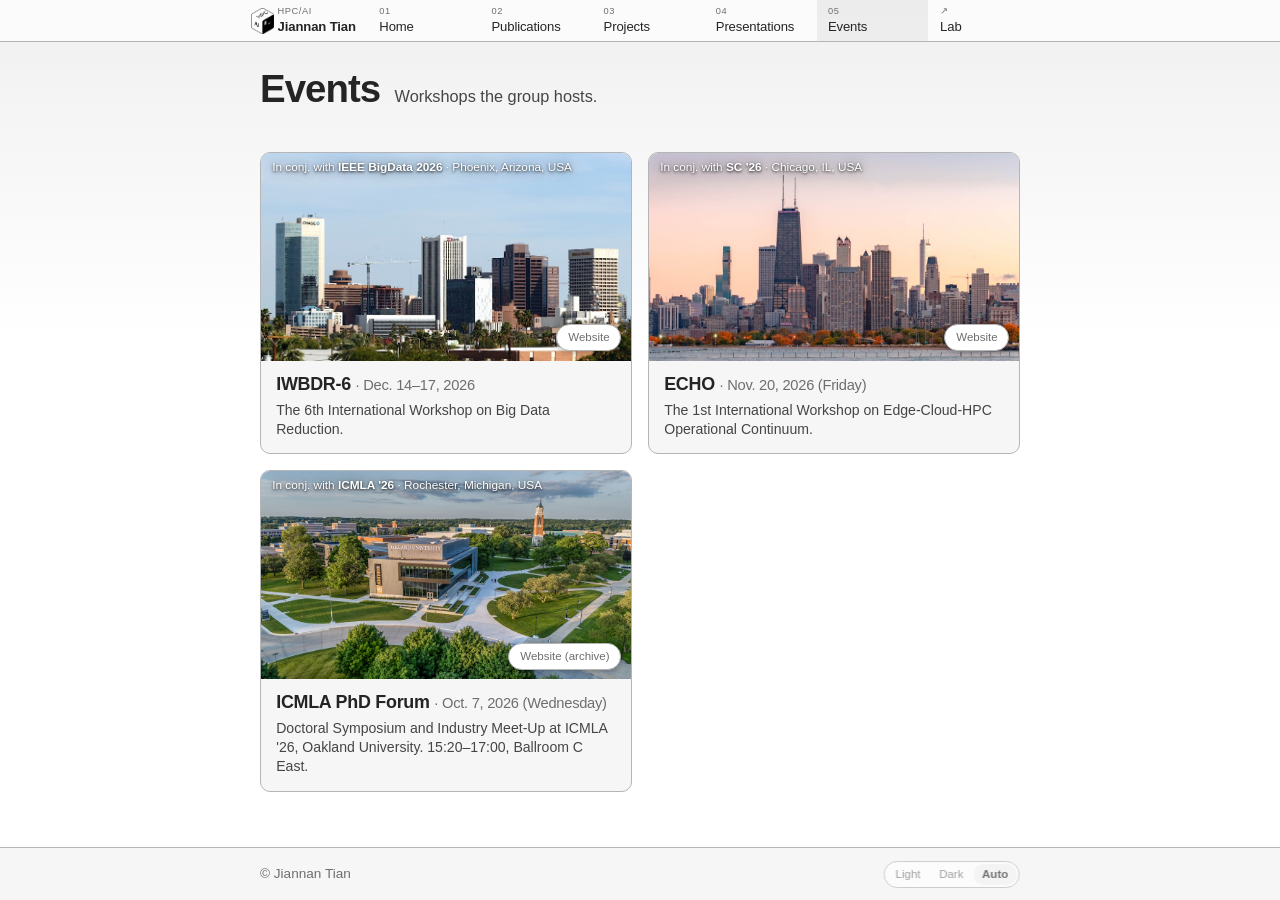
<file: events.html>
<!DOCTYPE html>
<html lang="en">

<head>
  <meta charset="utf-8">
  <meta name="viewport" content="width=device-width, initial-scale=1">
  <title>Events: Jiannan Tian</title>
  <meta name="description"
    content="Workshops hosted by Jiannan Tian's group: ECHO at SC '26 and IWBDR-6 at IEEE BigData 2026.">
  <meta name="author" content="Jiannan Tian">
  <meta name="color-scheme" content="light dark">
  <meta name="theme-color" content="#000000">
  <meta name="theme-color" media="(prefers-color-scheme: light)" content="#000000">
  <meta name="theme-color" media="(prefers-color-scheme: dark)" content="#000000">
  <link rel="canonical" href="https://jti.one/events.html">
  <link rel="icon" href="assets/img/seal.png">
  <link rel="stylesheet" href="assets/style.css">
<script>
// Applied before first paint so a forced theme never flashes the other one.
try { const t = localStorage.getItem('theme'); if (t === 'light' || t === 'dark') document.documentElement.dataset.theme = t } catch (e) {}
</script>
  <meta property="og:type" content="website">
  <meta property="og:title" content="Events: Jiannan Tian">
  <meta property="og:description"
    content="Workshops hosted by Jiannan Tian's group: ECHO at SC '26 and IWBDR-6 at IEEE BigData 2026.">
  <meta property="og:image" content="assets/img/event-echo.jpg">
</head>

<body>

  <a class="skip" href="#main">Skip to content</a>

  <header class="site-header">
    <nav aria-label="Primary">
      <ul class="banner">
      <li class="brand-cell decorative">
          <a class="cell" href="index.html">
            <img src="assets/img/seal.png" alt="" width="23" height="26">
            <span class="idx">HPC/AI</span>
            <span class="label">Jiannan Tian</span>
          </a>
        </li>
      <li><a href="index.html"><span class="idx">01</span><span class="label">Home</span></a></li>
      <li><a href="index.html#publications"><span class="idx">02</span><span class="label">Publications</span></a></li>
      <li><a href="projects.html"><span class="idx">03</span><span class="label">Projects</span></a></li>
      <li><a href="presentations.html"><span class="idx">04</span><span class="label">Presentations</span></a></li>
      <li><a href="events.html" aria-current="page"><span class="idx">05</span><span class="label">Events</span></a></li>
      <li><a class="ext" href="https://mercury-hpg.github.io/"><span class="idx"></span><span class="label">Lab</span></a></li>
    </ul>
    </nav>
  </header>

  <main id="main">

    <section class="hero">
      <div class="wrap">
        <div class="page-head">
          <h1>Events</h1>
          <p class="role">Workshops the group hosts.</p>
        </div>
      </div>
    </section>

    <section class="section">
      <div class="wrap">
        <ul class="cards">

          <li class="card">
            <div class="card-thumb">
              <img src="assets/img/event-iwbdr.jpg" alt="Phoenix skyline, the IWBDR-6 workshop banner" width="767"
                height="431" loading="lazy" decoding="async">
              <p class="meta on-cover">In conj. with <strong>IEEE BigData 2026</strong> · Phoenix, Arizona, USA</p>
              <span class="links quiet on-cover"><a href="https://mercury-hpg.github.io/IWBDR-6/">Website</a></span>
            </div>
            <div class="card-body">
              <div class="card-head">
                <h3>IWBDR-6 <span class="when">· Dec. 14–17, 2026</span></h3>
              </div>
              <p class="subtitle">The 6th International Workshop on Big Data Reduction.</p>
            </div>
          </li>

          <li class="card">
            <div class="card-thumb">
              <img src="assets/img/event-echo.jpg" alt="Chicago skyline, the ECHO workshop banner" width="1600"
                height="533" loading="lazy" decoding="async">
              <p class="meta on-cover">In conj. with <strong>SC '26</strong> · Chicago, IL, USA</p>
              <span class="links quiet on-cover"><a href="https://echo-workshop.github.io">Website</a></span>
            </div>
            <div class="card-body">
              <div class="card-head">
                <h3>ECHO <span class="when">· Nov. 20, 2026 (Friday)</span></h3>
              </div>
              <p class="subtitle">The 1st International Workshop on Edge-Cloud-HPC Operational Continuum.</p>
            </div>
          </li>

          <li class="card">
            <div class="card-thumb">
              <img src="assets/img/event-icmla.jpg" alt="Oakland University campus, the ICMLA '26 venue" width="1024"
                height="576" loading="lazy" decoding="async">
              <p class="meta on-cover">In conj. with <strong>ICMLA '26</strong> · Rochester, Michigan, USA</p>
              <button type="button" class="cta on-cover" data-seal-id="icmla-phd" data-expires="2026-10-08T08:00:00-04:00" hidden>Forum Doc</button>
              <span class="links quiet on-cover"><a href="https://www.icmla-conference.org/icmla26/">Website (archive)</a></span>
            </div>
            <div class="card-body">
              <div class="card-head">
                <h3>ICMLA PhD Forum <span class="when">· Oct. 7, 2026 (Wednesday)</span></h3>
              </div>
              <p class="subtitle">Doctoral Symposium and Industry Meet-Up at ICMLA '26, Oakland University. 15:20–17:00, Ballroom C East.</p>
              <form class="unseal" hidden>
                <input type="password" name="pass" autocomplete="current-password" placeholder="Passphrase" aria-label="Passphrase for the forum document" required>
                <button type="submit">Open</button>
                <span class="unseal-msg" role="status"></span>
              </form>
            </div>
          </li>

        </ul>
      </div>
    </section>

  </main>

  <footer class="site-footer">
    <div class="wrap">
      <span>© Jiannan Tian</span>
      <div class="theme-switch quiet" role="group" aria-label="Colour theme">
        <button type="button" data-theme-set="light">Light</button>
        <button type="button" data-theme-set="dark">Dark</button>
        <button type="button" data-theme-set="auto">Auto</button>
      </div>
    </div>
  </footer>

  <script>
    // The banner's name is a stand-in for the one in the page. While the real one is
    // on screen it would just be saying it twice, so it hides; it comes back as soon
    // as the hero scrolls under the bar. No JS (or no observer) leaves it visible,
    // which is the state that is never wrong.
    (() => {
      const header = document.querySelector('.site-header')
      const hero = document.querySelector('.hero-id')
      if (!header || !hero || !('IntersectionObserver' in window)) return
      const bar = () => header.getBoundingClientRect().height
      new IntersectionObserver(
        ([entry]) => header.toggleAttribute('data-name-visible', entry.isIntersecting),
        { rootMargin: `-${Math.round(bar())}px 0px 0px 0px` },
      ).observe(hero)
    })()
  </script>

<script>
// light/dark/auto. `auto` removes the attribute and lets the system's own
// prefers-color-scheme decide, which is why it is the default rather than a
// third palette.
(() => {
  const root = document.documentElement
  const btns = [...document.querySelectorAll('[data-theme-set]')]
  const read = () => { try { return localStorage.getItem('theme') || 'auto' } catch (e) { return 'auto' } }
  const apply = (t) => {
    if (t === 'auto') delete root.dataset.theme
    else root.dataset.theme = t
    for (const b of btns) b.setAttribute('aria-pressed', String(b.dataset.themeSet === t))
  }
  apply(read())
  for (const b of btns) b.addEventListener('click', () => {
    const t = b.dataset.themeSet
    try { localStorage.setItem('theme', t) } catch (e) {}
    apply(t)
  })
})()
</script>

<script>
// Sealed buttons hold an AES-GCM-encrypted URL; a passphrase (typed, or from a #seal=..&k=.. link) opens it.
(() => {
  const expired = (btn) => btn.dataset.expires && Date.now() >= Date.parse(btn.dataset.expires)
  const close = (btn, form) => {
    btn.hidden = true
    form.hidden = true
    if (!btn.closest('.card').querySelector('.sealed-closed')) {
      form.insertAdjacentHTML('beforebegin', '<p class="subtitle sealed-closed">The Forum Doc link has closed.</p>')
    }
  }
  const subtle = globalThis.crypto && crypto.subtle
  const unseal = async (blob, pass) => {
    const raw = Uint8Array.from(atob(blob.replace(/-/g, '+').replace(/_/g, '/')), (c) => c.charCodeAt(0))
    const base = await subtle.importKey('raw', new TextEncoder().encode(pass.trim()), 'PBKDF2', false, ['deriveKey'])
    const key = await subtle.deriveKey({ name: 'PBKDF2', salt: raw.slice(0, 16), iterations: 600000, hash: 'SHA-256' },
      base, { name: 'AES-GCM', length: 256 }, false, ['decrypt'])
    return new TextDecoder().decode(await subtle.decrypt({ name: 'AES-GCM', iv: raw.slice(16, 28) }, key, raw.slice(28)))
  }
  const hash = new URLSearchParams(location.hash.slice(1))
  if (hash.has('k')) history.replaceState(null, '', location.pathname + location.search)
  for (const btn of document.querySelectorAll('[data-sealed]')) {
    const form = btn.closest('.card').querySelector('.unseal')
    if (!subtle || !form) continue
    const msg = form.querySelector('.unseal-msg')
    if (expired(btn)) { close(btn, form); continue }
    let url = null
    btn.addEventListener('click', () => {
      if (expired(btn)) return close(btn, form)
      if (url) return void window.open(url, '_blank', 'noopener')
      form.hidden = !form.hidden
      if (!form.hidden) form.pass.focus()
    })
    form.addEventListener('submit', async (e) => {
      e.preventDefault()
      if (expired(btn)) return close(btn, form)
      msg.textContent = 'Checking…'
      try {
        url = await unseal(btn.dataset.sealed, form.pass.value)
        msg.textContent = ''
        form.pass.value = ''
        form.hidden = true
        btn.textContent = 'Open Forum Doc'
        window.open(url, '_blank', 'noopener')
      } catch (err) {
        msg.textContent = 'Wrong passphrase.'
        form.pass.select()
      }
    })
    if (hash.get('seal') === btn.dataset.sealId && hash.get('k')) {
      btn.textContent = 'Unlocking…'
      unseal(btn.dataset.sealed, hash.get('k'))
        .then((u) => { url = u; btn.textContent = 'Open Forum Doc' })
        .catch(() => { btn.textContent = 'Forum Doc'; form.hidden = false; msg.textContent = 'That link\'s passphrase is wrong.' })
    }
  }
})()
</script>

<script src="assets/nav-panel.js?v=3" defer></script>

</body>

</html>
</file>
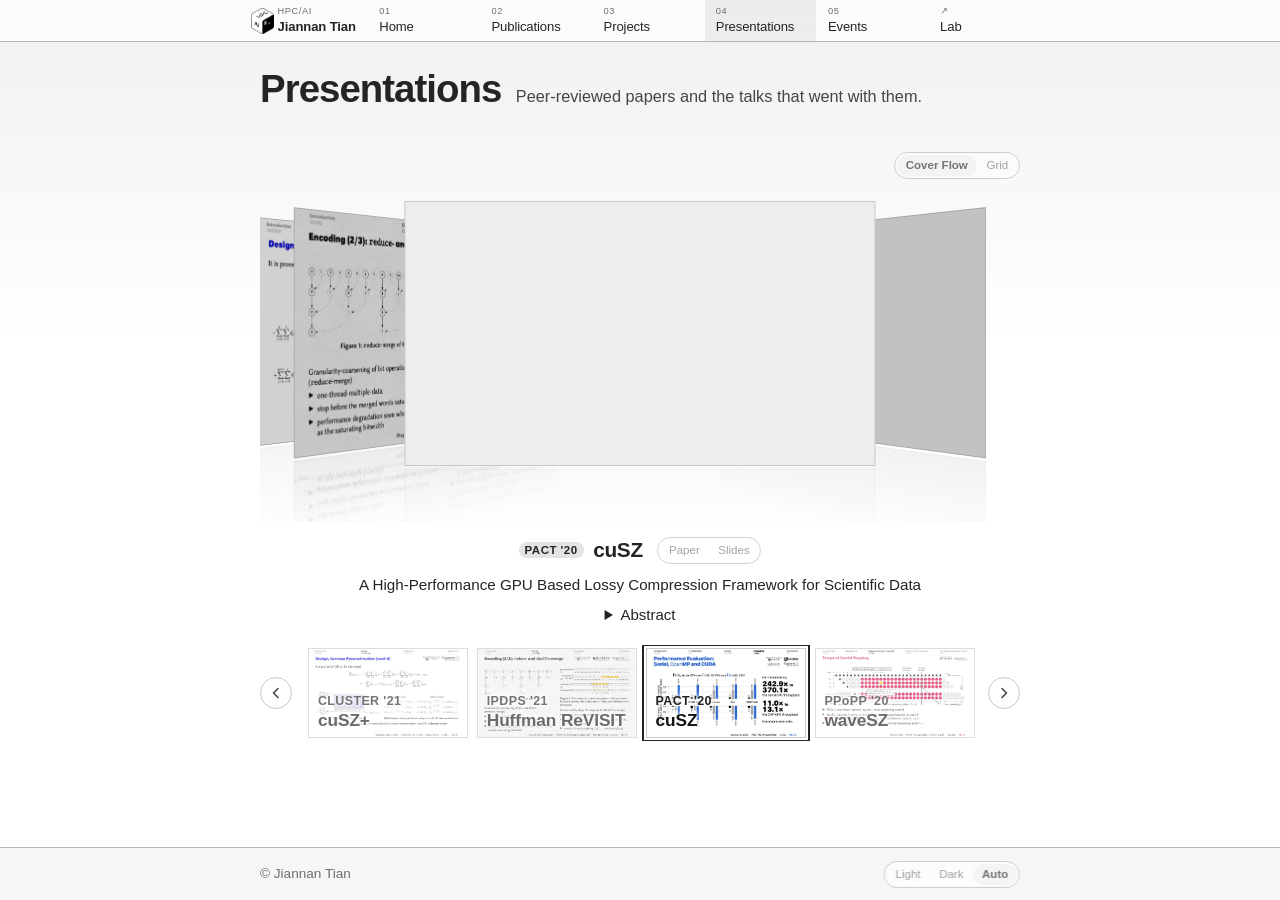
<file: presentations.html>
<!DOCTYPE html>
<html lang="en">

<head>
  <meta charset="utf-8">
  <meta name="viewport" content="width=device-width, initial-scale=1">
  <title>Presentations: Jiannan Tian</title>
  <meta name="description"
    content="Peer-reviewed papers and conference presentations by Jiannan Tian: cuSZ-i, FZ-GPU, cuSZ+, GPU Huffman coding, cuSZ, and waveSZ.">
  <meta name="author" content="Jiannan Tian">
  <meta name="color-scheme" content="light dark">
  <meta name="theme-color" content="#000000">
  <meta name="theme-color" media="(prefers-color-scheme: light)" content="#000000">
  <meta name="theme-color" media="(prefers-color-scheme: dark)" content="#000000">
  <link rel="canonical" href="https://jti.one/presentations.html">
  <link rel="icon" href="assets/img/seal.png">
  <link rel="stylesheet" href="assets/style.css">
<script>
// Applied before first paint so a forced theme never flashes the other one.
try { const t = localStorage.getItem('theme'); if (t === 'light' || t === 'dark') document.documentElement.dataset.theme = t } catch (e) {}
</script>
  <meta property="og:type" content="website">
  <meta property="og:title" content="Presentations: Jiannan Tian">
  <meta property="og:description"
    content="Peer-reviewed papers and conference presentations on GPU-accelerated scientific lossy compression.">
  <meta property="og:image" content="assets/img/talk-cusz-i.jpg">
</head>

<body>

  <a class="skip" href="#main">Skip to content</a>

  <header class="site-header">
    <nav aria-label="Primary">
      <ul class="banner">
      <li class="brand-cell decorative">
          <a class="cell" href="index.html">
            <img src="assets/img/seal.png" alt="" width="23" height="26">
            <span class="idx">HPC/AI</span>
            <span class="label">Jiannan Tian</span>
          </a>
        </li>
      <li><a href="index.html"><span class="idx">01</span><span class="label">Home</span></a></li>
      <li><a href="index.html#publications"><span class="idx">02</span><span class="label">Publications</span></a></li>
      <li><a href="projects.html"><span class="idx">03</span><span class="label">Projects</span></a></li>
      <li><a href="presentations.html" aria-current="page"><span class="idx">04</span><span class="label">Presentations</span></a></li>
      <li><a href="events.html"><span class="idx">05</span><span class="label">Events</span></a></li>
      <li><a class="ext" href="https://mercury-hpg.github.io/"><span class="idx"></span><span class="label">Lab</span></a></li>
    </ul>
    </nav>
  </header>

  <main id="main">

    <section class="hero">
      <div class="wrap">
        <div class="page-head">
          <h1>Presentations</h1>
          <p class="role">Peer-reviewed papers and the talks that went with them.</p>
        </div>
      </div>
    </section>

    <section class="section">
      <div class="wrap">
        <ul class="talks">

          <li class="talk">
            <div class="talk-thumb">
              <img src="assets/img/talk-cusz-i.jpg" alt="Title slide of the cuSZ-i talk at SC '24" width="1920"
                height="1080" loading="lazy" decoding="async">
            </div>
            <div class="talk-body">
              <h3><span class="chip">SC '24</span>cuSZ-<i>i</i></h3>
              <p class="subtitle">High-ratio Scientific Lossy Compression on GPUs with Optimized
                Multi-level Interpolation</p>
              <p class="subtitle">Based on spline interpolation, both data quality and compression
                ratio are improved. <span class="links quiet"><a href="https://drive.google.com/file/d/1N2iNnr84G6OxXkSQNdANEwyUM7VqGzeI/view?usp=sharing">Paper</a><a href="https://drive.google.com/file/d/1UKiHs-KVp3jUO1moWTCbkxSqa9y6mz6q/view?usp=share_link">Slides</a></span></p>
            </div>
          </li>

          <li class="talk">
            <div class="talk-thumb">
              <img src="assets/img/talk-fz-gpu.jpg" alt="Title slide of the FZ-GPU talk at HPDC '23" width="2000"
                height="1123" loading="lazy" decoding="async">
            </div>
            <div class="talk-body">
              <h3><span class="chip">HPDC '23</span>FZ-GPU</h3>
              <p class="subtitle">Fast GPU Lossy Compressor for Scientific Computing Applications</p>
              <p class="subtitle">Yet another piece of fast GPU-based lossy compression practice for
                scientific data. <span class="links quiet"><a href="https://arxiv.org/abs/2304.12557">Paper</a><a href="https://drive.google.com/file/d/1MzzVSMCalBLk23HNaelPpgNOad0mRFBz/view?usp=share_link">Slides</a></span></p>
            </div>
          </li>

          <li class="talk">
            <div class="talk-thumb">
              <img src="assets/img/talk-cusz-plus.jpg" alt="Title slide of the cuSZ+ talk at CLUSTER '21" width="1889"
                height="1061" loading="lazy" decoding="async">
            </div>
            <div class="talk-body">
              <h3><span class="chip">CLUSTER '21</span>cuSZ+</h3>
              <p class="subtitle">Optimizing Error-Bounded Lossy Compression for Scientific Data on
                GPUs <span class="links quiet"><a href="https://drive.google.com/file/d/1oSKxOSihHUNBeDwVVIBk2rXVv_ykquMF/view?usp=sharing">Paper</a><a href="https://drive.google.com/file/d/1t9D9GZmpDtFRk5jD0jpQTvL4A1mBCoPY/view?usp=sharing">Slides</a></span></p>
              <details>
                <summary>Abstract</summary>
                <p>Our key contributions in this work are fourfold: (1) We propose an efficient
                  compression workflow to adaptively perform run-length encoding and/or
                  variable-length encoding. (2) We derive Lorenzo reconstruction in decompression as
                  multidimensional partial-sum computation and propose a fine-grained Lorenzo
                  reconstruction algorithm for GPU architectures. (3) We carefully optimize each of
                  cuSZ kernels by leveraging state-of-the-art CUDA parallel primitives. (4) We
                  evaluate cuSZ+ using seven real-world HPC application datasets on V100 and A100
                  GPUs. Experiments show cuSZ+ improves the compression throughputs and ratios by up
                  to 18.4× and 5.3×, respectively, over cuSZ on the tested datasets.</p>
              </details>
            </div>
          </li>

          <li class="talk">
            <div class="talk-thumb">
              <img src="assets/img/talk-huffman.jpg" alt="Title slide of the GPU Huffman coding talk at IPDPS '21"
                width="1889" height="1061" loading="lazy" decoding="async">
            </div>
            <div class="talk-body">
              <h3><span class="chip">IPDPS '21</span>Huffman ReVISIT</h3>
              <p class="subtitle">Toward Extreme Performance on Modern GPU Architectures <span class="links quiet"><a href="https://drive.google.com/file/d/15gv4wrnXCMmjsd-rWg_kMiW7YjAhZPPa/view?usp=sharing">Paper</a><a href="https://drive.google.com/file/d/1v6dzuzdth350FCELV5omJnYM75UX0MRk/view?usp=sharing">Slides</a></span></p>
              <details>
                <summary>Abstract</summary>
                <p>The detailed contribution is four-fold. (1) We develop an efficient parallel
                  codebook construction on GPUs that scales effectively with the number of input
                  symbols. (2) We propose a novel reduction-based encoding scheme that can efficiently
                  merge the codewords on GPUs. (3) We optimize the overall GPU performance by
                  leveraging the state-of-the-art CUDA APIs such as Cooperative Groups. (4) We
                  evaluate our Huffman encoder thoroughly using six real-world application datasets on
                  two advanced GPUs and compare it with our implemented multi-threaded Huffman
                  encoder. Experiments show that our solution can improve the encoding throughput by
                  up to 5.0× and 6.8× on NVIDIA RTX 5000 and V100, respectively, over the
                  state-of-the-art GPU Huffman encoder, and by up to 3.3× over the multi-thread
                  encoder on two 28-core Xeon Platinum 8280 CPUs.</p>
              </details>
            </div>
          </li>

          <li class="talk">
            <div class="talk-thumb">
              <img src="assets/img/talk-cusz.jpg" alt="Title slide of the cuSZ talk at PACT '20" width="1889"
                height="1061" loading="lazy" decoding="async">
            </div>
            <div class="talk-body">
              <h3><span class="chip">PACT '20</span>cuSZ</h3>
              <p class="subtitle">A High-Performance GPU Based Lossy Compression Framework for
                Scientific Data <span class="links quiet"><a href="https://drive.google.com/file/d/1hDxovgW1NJWnsuhsOk9Ov-6vjwNwaAVK/view?usp=sharing">Paper</a><a href="https://drive.google.com/file/d/1IBq-Udv9n-32zNCMjHbFj78WrK4mGCBK/view?usp=sharing">Slides</a></span></p>
              <details>
                <summary>Abstract</summary>
                <p>Our contributions are fourfold. (1) We propose a dual-quantization scheme to
                  entirely remove the data dependency in the prediction step of SZ such that this step
                  can be performed very efficiently on GPUs. (2) We develop an efficient customized
                  Huffman coding for the SZ compressor on GPUs. (3) We implement cuSZ using CUDA and
                  optimize its performance by improving the utilization of GPU memory bandwidth.
                  (4) We evaluate our cuSZ on five real-world HPC application datasets from the
                  Scientific Data Reduction Benchmarks and compare it with other state-of-the-art
                  methods on both CPUs and GPUs. Experiments show that our cuSZ improves SZ's
                  compression throughput by up to 370.1× and 13.1×, respectively, over the production
                  version running on single and multiple CPU cores, respectively, while getting the
                  same quality of reconstructed data. It also improves the compression ratio by up to
                  3.48× on the tested data compared with another state-of-the-art GPU-supported lossy
                  compressor.</p>
              </details>
            </div>
          </li>

          <li class="talk">
            <div class="talk-thumb">
              <img src="assets/img/talk-wavesz.jpg" alt="Title slide of the waveSZ talk at PPoPP '20" width="1889"
                height="1061" loading="lazy" decoding="async">
            </div>
            <div class="talk-body">
              <h3><span class="chip">PPoPP '20</span>waveSZ</h3>
              <p class="subtitle">A Hardware-Algorithm Co-Design of Efficient Lossy Compression for
                Scientific Data <span class="links quiet"><a href="https://drive.google.com/file/d/1qoFuMYELrjAqcVo_K_gvK6eUScu4_wL8/view?usp=sharing">Paper</a><a href="https://drive.google.com/file/d/1OEY4fivpda8VMZ0qtO1MHP3RrscQOOsW/view?usp=sharing">Slides</a></span></p>
              <details>
                <summary>Abstract</summary>
                <p>Our contributions are fourfold. (1) We adopt a wavefront memory layout to alleviate
                  the data dependency during the prediction for higher-dimensional predictors, such as
                  the Lorenzo predictor. (2) We propose a co-design framework named waveSZ based on
                  the wavefront memory layout and the characteristics of SZ algorithm and carefully
                  implement it by using high-level synthesis. (3) We propose a hardware-algorithm
                  co-optimization method to improve the performance. (4) We evaluate our proposed
                  waveSZ on three real-world HPC simulation datasets from the Scientific Data
                  Reduction Benchmarks and compare it with other state-of-the-art methods on both CPUs
                  and FPGAs. Experiments show that our waveSZ can improve SZ's compression throughput
                  by 6.9×∼8.7× over the production version running on a state-of-the-art CPU and
                  improve the compression ratio and throughput by 2.1× and 5.8× on average,
                  respectively, compared with the state-of-the-art FPGA design.</p>
              </details>
            </div>
          </li>

        </ul>
      </div>
    </section>

  </main>

  <footer class="site-footer">
    <div class="wrap">
      <span>© Jiannan Tian</span>
      <div class="theme-switch quiet" role="group" aria-label="Colour theme">
        <button type="button" data-theme-set="light">Light</button>
        <button type="button" data-theme-set="dark">Dark</button>
        <button type="button" data-theme-set="auto">Auto</button>
      </div>
    </div>
  </footer>

  <script>
    // The banner's name is a stand-in for the one in the page. While the real one is
    // on screen it would just be saying it twice, so it hides; it comes back as soon
    // as the hero scrolls under the bar. No JS (or no observer) leaves it visible,
    // which is the state that is never wrong.
    (() => {
      const header = document.querySelector('.site-header')
      const hero = document.querySelector('.hero-id')
      if (!header || !hero || !('IntersectionObserver' in window)) return
      const bar = () => header.getBoundingClientRect().height
      new IntersectionObserver(
        ([entry]) => header.toggleAttribute('data-name-visible', entry.isIntersecting),
        { rootMargin: `-${Math.round(bar())}px 0px 0px 0px` },
      ).observe(hero)
    })()
  </script>

<script>
// light/dark/auto. `auto` removes the attribute and lets the system's own
// prefers-color-scheme decide, which is why it is the default rather than a
// third palette.
(() => {
  const root = document.documentElement
  const btns = [...document.querySelectorAll('[data-theme-set]')]
  const read = () => { try { return localStorage.getItem('theme') || 'auto' } catch (e) { return 'auto' } }
  const apply = (t) => {
    if (t === 'auto') delete root.dataset.theme
    else root.dataset.theme = t
    for (const b of btns) b.setAttribute('aria-pressed', String(b.dataset.themeSet === t))
  }
  apply(read())
  for (const b of btns) b.addEventListener('click', () => {
    const t = b.dataset.themeSet
    try { localStorage.setItem('theme', t) } catch (e) {}
    apply(t)
  })
})()
</script>

<script src="assets/nav-panel.js?v=3" defer></script>
<script src="assets/coverflow.js" defer></script>

</body>

</html>
</file>
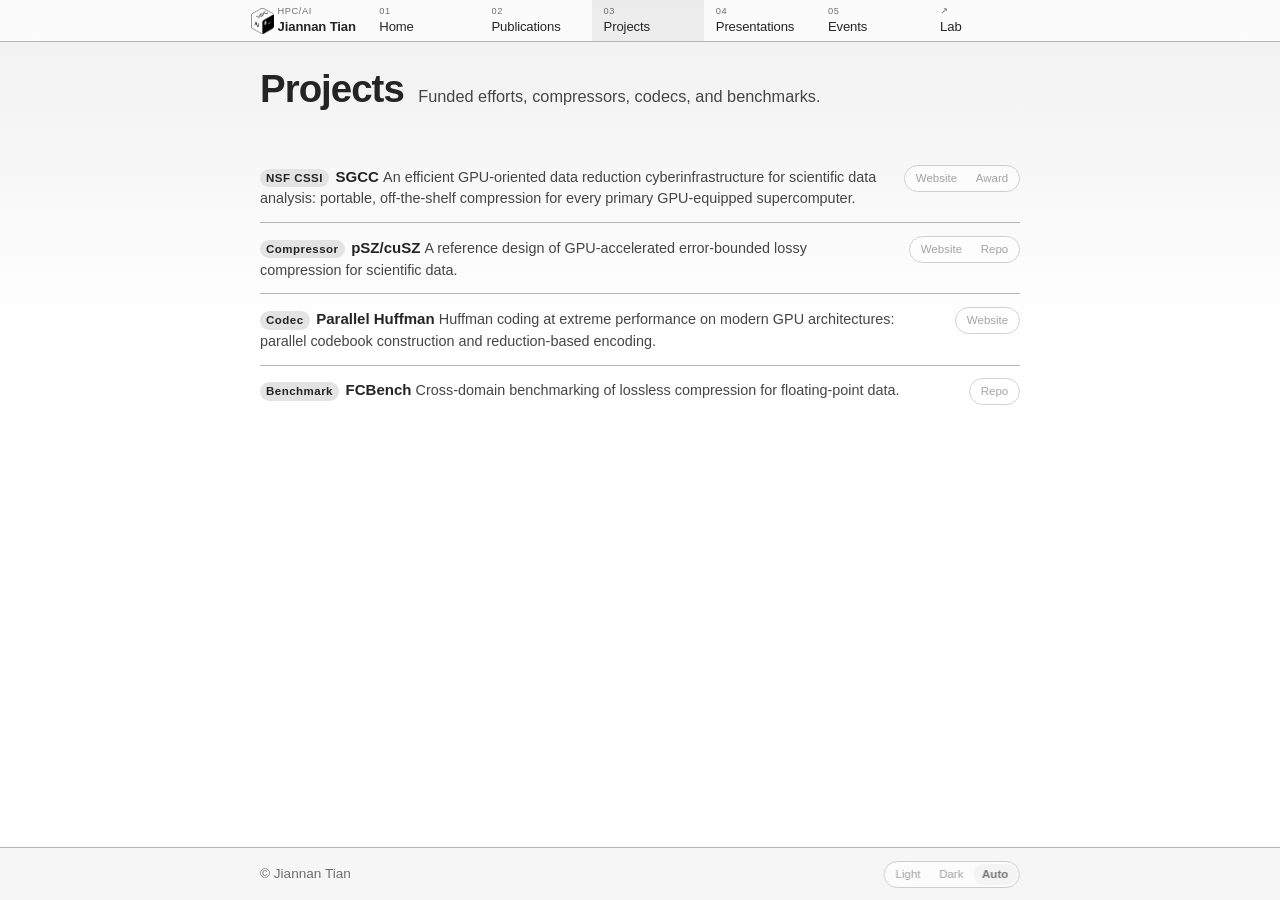
<file: projects.html>
<!DOCTYPE html>
<html lang="en">

<head>
  <meta charset="utf-8">
  <meta name="viewport" content="width=device-width, initial-scale=1">
  <title>Projects: Jiannan Tian</title>
  <meta name="description"
    content="Research projects led by Jiannan Tian: SGCC, pSZ/cuSZ, Parallel Huffman, and FCBench.">
  <meta name="author" content="Jiannan Tian">
  <meta name="color-scheme" content="light dark">
  <meta name="theme-color" content="#000000">
  <meta name="theme-color" media="(prefers-color-scheme: light)" content="#000000">
  <meta name="theme-color" media="(prefers-color-scheme: dark)" content="#000000">
  <link rel="canonical" href="https://jti.one/projects.html">
  <link rel="icon" href="assets/img/seal.png">
  <link rel="stylesheet" href="assets/style.css">
<script>
// Applied before first paint so a forced theme never flashes the other one.
try { const t = localStorage.getItem('theme'); if (t === 'light' || t === 'dark') document.documentElement.dataset.theme = t } catch (e) {}
</script>
  <meta property="og:type" content="website">
  <meta property="og:title" content="Projects: Jiannan Tian">
  <meta property="og:description"
    content="Research projects led by Jiannan Tian: SGCC, pSZ/cuSZ, Parallel Huffman, and FCBench.">
  <meta property="og:image" content="assets/img/seal.png">
</head>

<body>

  <a class="skip" href="#main">Skip to content</a>

  <header class="site-header">
    <nav aria-label="Primary">
      <ul class="banner">
      <li class="brand-cell decorative">
          <a class="cell" href="index.html">
            <img src="assets/img/seal.png" alt="" width="23" height="26">
            <span class="idx">HPC/AI</span>
            <span class="label">Jiannan Tian</span>
          </a>
        </li>
      <li><a href="index.html"><span class="idx">01</span><span class="label">Home</span></a></li>
      <li><a href="index.html#publications"><span class="idx">02</span><span class="label">Publications</span></a></li>
      <li><a href="projects.html" aria-current="page"><span class="idx">03</span><span class="label">Projects</span></a></li>
      <li><a href="presentations.html"><span class="idx">04</span><span class="label">Presentations</span></a></li>
      <li><a href="events.html"><span class="idx">05</span><span class="label">Events</span></a></li>
      <li><a class="ext" href="https://mercury-hpg.github.io/"><span class="idx"></span><span class="label">Lab</span></a></li>
    </ul>
    </nav>
  </header>

  <main id="main">

    <section class="hero">
      <div class="wrap">
        <div class="page-head">
          <h1>Projects</h1>
          <p class="role">Funded efforts, compressors, codecs, and benchmarks.</p>
        </div>
      </div>
    </section>

    <section class="section">
      <div class="wrap">
        <ul class="strips">
          <li class="strip">
            <span class="strip-main"><span class="chip">NSF CSSI</span> <span class="strip-name">SGCC</span> <span class="strip-desc">An efficient GPU-oriented data reduction cyberinfrastructure for scientific data analysis: portable, off-the-shelf compression for every primary GPU-equipped supercomputer.</span></span>
            <span class="links quiet"><a href="https://mercury-hpg.github.io/SGCC-site/">Website</a><a href="https://www.nsf.gov/awardsearch/showAward?AWD_ID=2609480">Award</a></span>
          </li>
          <li class="strip">
            <span class="strip-main"><span class="chip">Compressor</span> <span class="strip-name">pSZ/cuSZ</span> <span class="strip-desc">A reference design of GPU-accelerated error-bounded lossy compression for scientific data.</span></span>
            <span class="links quiet"><a href="https://mercury-hpg.github.io/PSZ-site/">Website</a><a href="https://github.com/szcompressor/cuSZ">Repo</a></span>
          </li>
          <li class="strip">
            <span class="strip-main"><span class="chip">Codec</span> <span class="strip-name">Parallel Huffman</span> <span class="strip-desc">Huffman coding at extreme performance on modern GPU architectures: parallel codebook construction and reduction-based encoding.</span></span>
            <span class="links quiet"><a href="https://mercury-hpg.github.io/PHF-site/">Website</a></span>
          </li>
          <li class="strip">
            <span class="strip-main"><span class="chip">Benchmark</span> <span class="strip-name">FCBench</span> <span class="strip-desc">Cross-domain benchmarking of lossless compression for floating-point data.</span></span>
            <span class="links quiet"><a href="https://github.com/Mercury-HPG/FCBench">Repo</a></span>
          </li>
        </ul>
      </div>
    </section>

  </main>

  <footer class="site-footer">
    <div class="wrap">
      <span>© Jiannan Tian</span>
      <div class="theme-switch quiet" role="group" aria-label="Colour theme">
        <button type="button" data-theme-set="light">Light</button>
        <button type="button" data-theme-set="dark">Dark</button>
        <button type="button" data-theme-set="auto">Auto</button>
      </div>
    </div>
  </footer>

  <script>
    // The banner's name is a stand-in for the one in the page. While the real one is
    // on screen it would just be saying it twice, so it hides; it comes back as soon
    // as the hero scrolls under the bar. No JS (or no observer) leaves it visible,
    // which is the state that is never wrong.
    (() => {
      const header = document.querySelector('.site-header')
      const hero = document.querySelector('.hero-id')
      if (!header || !hero || !('IntersectionObserver' in window)) return
      const bar = () => header.getBoundingClientRect().height
      new IntersectionObserver(
        ([entry]) => header.toggleAttribute('data-name-visible', entry.isIntersecting),
        { rootMargin: `-${Math.round(bar())}px 0px 0px 0px` },
      ).observe(hero)
    })()
  </script>

<script>
// light/dark/auto. `auto` removes the attribute and lets the system's own
// prefers-color-scheme decide, which is why it is the default rather than a
// third palette.
(() => {
  const root = document.documentElement
  const btns = [...document.querySelectorAll('[data-theme-set]')]
  const read = () => { try { return localStorage.getItem('theme') || 'auto' } catch (e) { return 'auto' } }
  const apply = (t) => {
    if (t === 'auto') delete root.dataset.theme
    else root.dataset.theme = t
    for (const b of btns) b.setAttribute('aria-pressed', String(b.dataset.themeSet === t))
  }
  apply(read())
  for (const b of btns) b.addEventListener('click', () => {
    const t = b.dataset.themeSet
    try { localStorage.setItem('theme', t) } catch (e) {}
    apply(t)
  })
})()
</script>

<script src="assets/nav-panel.js?v=3" defer></script>

</body>

</html>
</file>
<file: assets/style.css>
/* ==========================================================================
   Jiannan Tian's Page
   ========================================================================== */

:root {
  /* the banner bar. These are the ONLY per-site part of the banner: the rules in
     the header block below are identical across the sites that share it. */
  --bar: #242424;
  --bar-fg: #ffffff;
  --bar-idx: rgba(255, 255, 255, .62);
  --bar-rule: rgba(255, 255, 255, .3);
  --bar-hover: rgba(255, 255, 255, .14);
  --bar-current-bg: var(--bg);
  --bar-current-fg: var(--fg);
  --bar-current-idx: var(--muted);
  --bar-mark-filter: invert(1);
  --bg: #ffffff;
  --surface: #fafafa;
  --surface-2: #f0f0f0;
  --fg: #242424;          /* not pure black: 15.5:1 on white reads as ink, 21:1 reads as glare */
  --fg-soft: #454545;
  --muted: #6e6e6e;
  --rule: #e4e4e4;
  --rule-strong: #c9c9c9;
  --accent: #242424;
  --accent-fg: #ffffff;
  --accent-soft: #f2f2f2;
  --accent-line: #242424;

  --prose: 800px;
  --wide: 800px;     /* the column; the banner tracks it, so both scale together */

  --sans: "Helvetica Neue", Helvetica, Inter, Arial, "Nimbus Sans", "Liberation Sans",
          system-ui, sans-serif;

  --radius: 10px;
  --radius-sm: 6px;

  --shadow: 0 1px 2px rgba(0, 0, 0, .06), 0 6px 20px -12px rgba(0, 0, 0, .28);
}

@media (prefers-color-scheme: dark) {
  :root:not([data-theme="light"]) {
    --bar-current-fg: var(--fg);
    /* dark mode flips the bar with the page: a black bar on a black page is
       not a bar. The seal is dark line art, so on a white bar it stops
       inverting. */
    --bar: #f2f2f2;
    --bar-fg: #121212;
    --bar-idx: rgba(0, 0, 0, .62);
    --bar-rule: rgba(0, 0, 0, .28);
    --bar-hover: rgba(0, 0, 0, .10);
    --bar-mark-filter: none;
    --bg: #121212;
    --surface: #1b1b1b;
    --surface-2: #242424;
    --fg: #f2f2f2;
    --fg-soft: #c9c9c9;
    --muted: #8a8a8a;
    --rule: #232323;
    --rule-strong: #3a3a3a;
    --accent: #ededed;
    --accent-fg: #000000;
    --accent-soft: #1a1a1a;
    --accent-line: #ededed;
    --shadow: 0 1px 2px rgba(0, 0, 0, .6), 0 8px 24px -14px rgba(0, 0, 0, .9);
  }
}

  :root[data-theme="dark"] {
    --bar-current-fg: var(--fg);
    /* dark mode flips the bar with the page: a black bar on a black page is
       not a bar. The seal is dark line art, so on a white bar it stops
       inverting. */
    --bar: #f2f2f2;
    --bar-fg: #121212;
    --bar-idx: rgba(0, 0, 0, .62);
    --bar-rule: rgba(0, 0, 0, .28);
    --bar-hover: rgba(0, 0, 0, .10);
    --bar-mark-filter: none;
    --bg: #121212;
    --surface: #1b1b1b;
    --surface-2: #242424;
    --fg: #f2f2f2;
    --fg-soft: #c9c9c9;
    --muted: #8a8a8a;
    --rule: #232323;
    --rule-strong: #3a3a3a;
    --accent: #ededed;
    --accent-fg: #000000;
    --accent-soft: #1a1a1a;
    --accent-line: #ededed;
    --shadow: 0 1px 2px rgba(0, 0, 0, .6), 0 8px 24px -14px rgba(0, 0, 0, .9);
  }

*, *::before, *::after { box-sizing: border-box; }

html {
  -webkit-text-size-adjust: 100%;
  scroll-behavior: smooth;
  scroll-padding-top: 4rem;
}

body {
  margin: 0;
  background: var(--bg);
  color: var(--fg);
  font: 400 15px/1.45 var(--sans);
  font-feature-settings: "kern" 1, "liga" 1;
  -webkit-font-smoothing: antialiased;
  text-rendering: optimizeLegibility;
}

img { max-width: 100%; height: auto; }

a {
  color: var(--accent);
  text-decoration: underline;
  text-decoration-color: var(--rule-strong);
  text-decoration-thickness: .06em;
  text-underline-offset: .18em;
}
a:hover { text-decoration-color: currentColor; }

.brand, .site-nav a, .skip, .talk-thumb {
  text-decoration: none;
}

:focus-visible { outline: 2px solid var(--accent); outline-offset: 2px; border-radius: 3px; }

.wrap { width: 100%; max-width: var(--wide); margin: 0 auto; padding: 0 1.25rem; }

/* Deliberately NOT a per-block max-width here. That was the bug: a block that
   set `margin: 0` later in this file (.news, .pubs, .callout) silently dropped
   the auto margins and sat flush left while its neighbours centred, so section
   edges went ragged. The wrap is the measure now; blocks inherit one edge. */
.prose { max-width: var(--prose); }

/* ---------- skip link ---------- */

.skip {
  position: absolute;
  left: -9999px;
  top: 0;
  padding: .6rem 1rem;
  background: var(--accent);
  color: var(--accent-fg);
  z-index: 100;
}
.skip:focus { left: 0; }

/* ---------- header: full-bleed banner ---------- */

/* The bar bleeds to the viewport so nothing scrolls through beside it; the CELLS
   are what stay clamped to the text column. */
.site-header {
  position: sticky;
  top: 0;
  z-index: 20;
  background: var(--bar);
  color: var(--bar-fg);
}

.banner {
  display: flex;
  align-items: stretch;
  width: 100%;
  max-width: var(--wide);
  margin: 0 auto;
  padding: 0;
  background: var(--bar);
  list-style: none;
  overflow-x: auto;
  scrollbar-width: none;
}
.banner::-webkit-scrollbar { display: none; }

.banner > li { display: flex; flex: 1 1 0; min-width: 0; }

.banner > li + li { border-left: 1px solid var(--bar-rule); }

.banner a,
.banner .cell {
  display: flex;
  flex-direction: column;
  justify-content: flex-end;
  gap: 0;
  flex: 1;
  min-width: 0;
  padding: .34rem .7rem .4rem;
  color: var(--bar-fg);
  text-decoration: none;
  white-space: nowrap;
  transition: background .12s ease, color .12s ease;
}

.banner .idx {
  font-size: .58rem;
  line-height: 1.35;
  font-weight: 500;
  letter-spacing: .06em;
  font-variant-numeric: tabular-nums;
  color: var(--bar-idx);
}

.banner .label {
  font-size: .82rem;
  line-height: 1.3;
  font-weight: 400;
  letter-spacing: -.01em;
  overflow: hidden;
  text-overflow: ellipsis;
}

.banner .brand-cell {
  flex: 0 0 auto;
  overflow: hidden;
  max-width: 14rem;
  transition: max-width .24s ease, opacity .18s ease;
}

/* while the page's own name is on screen, the banner's copy is redundant. It
   collapses to zero width rather than switching off, so the other cells widen
   into the space instead of jumping. */
.site-header[data-name-visible] .brand-cell.decorative {
  max-width: 0;
  opacity: 0;
  border: 0;
}

@media (prefers-reduced-motion: reduce) {
  .banner .brand-cell { transition: none; }
}

.banner .brand-cell .label { font-weight: 600; }

.banner .brand-cell .idx { display: flex; align-items: center; gap: .4rem; }
.banner .brand-cell img { width: 14px; height: 16px; filter: var(--bar-mark-filter); }

.banner a:hover { background: var(--bar-hover); text-decoration: none; }

.banner a[aria-current="page"] { background: var(--bar-current-bg); color: var(--bar-current-fg); }
.banner a[aria-current="page"] .idx { color: var(--bar-current-idx); }
.banner a[aria-current="page"]:hover { background: var(--bar-current-bg); }

.banner .ext .idx::after { content: "\2197"; }

@media (max-width: 46rem) {
  .banner a, .banner .cell { padding: .3rem .7rem .35rem; }
  .banner .label { font-size: .88rem; }
  /* grow to fill the bar when there is room, never shrink below the label when
     there is not -- `0 0 auto` did the second half only, so a narrow window left
     the cells huddled at the left with dead bar beside them */
  .banner > li { flex: 1 0 auto; }
  .banner .brand-cell.decorative { display: none; }
  .banner { max-width: 100%; }
}

/* ---------- headings & sections ---------- */

.section { padding: 1.9rem 0 0; }

.section-head {
  display: flex;
  align-items: baseline;
  gap: .75rem;
  padding: 0 1.25rem .35rem;
  margin-bottom: .7rem;
  border-bottom: 1px solid var(--rule);
}

.section-head h2 {
  margin: 0;
  font-size: .78rem;
  font-weight: 700;
  letter-spacing: .12em;
  text-transform: uppercase;
  color: var(--fg);
}

.pub-hint {
  margin: 0 0 .7rem;
  padding-bottom: .35rem;
  border-bottom: 1px solid var(--rule);
  font-size: .9rem;
  color: var(--muted);
}

/* ---------- side tabs: Research Theme / Latest news / Selected publications ---------- */

@media (min-width: 64rem) {
  .section-head.tab {
    display: block;
    --tab-w: 2.9rem;
    --tab-gap: .5rem;
    margin: 0 0 0 calc(50% - (var(--wide) / 2) - var(--tab-w) - var(--tab-gap));
    width: 0;
    height: 0;
    overflow: visible;
    padding: 0;
    border: 0;
  }

  .section-head.tab + .wrap {
    padding-top: .35rem;
    border-top: 1px solid var(--rule);
  }

  .section-head.tab h2 {
    writing-mode: vertical-rl;
    text-orientation: mixed;
    transform: rotate(180deg);
    font-size: 1.9rem;
    font-weight: 700;
    letter-spacing: .04em;
    white-space: nowrap;
    color: var(--rule-strong);
    transition: color .3s ease;
    cursor: default;
  }

  .section:hover .section-head.tab h2 { color: var(--tab-hover-color, var(--accent)); }

  /* figures are SVG using currentColor/var(--chart-ink); tint them with the
     same random hue as the title so the whole section reacts together. */
  .section:has(.section-head.tab):hover {
    --chart-ink: var(--tab-hover-color, var(--accent));
    --chart-accent: var(--tab-hover-color, var(--accent));
  }
}

p { margin: 0 0 .55rem; }
p:last-child { margin-bottom: 0; }

/* ---------- hero ---------- */

.hero { padding: 1.6rem 0 .3rem; }

.hero-grid { display: block; }

/* seal on the left, spanning name + links */
.hero-id {
  position: relative;
  display: grid;
  grid-template-columns: auto minmax(0, 1fr);
  grid-template-rows: auto auto;
  column-gap: 1.15rem;
  align-items: center;
  margin: 0 0 1.05rem;
}

.hero-mark {
  -webkit-tap-highlight-color: transparent;
  -webkit-user-select: none;
  user-select: none;
  grid-column: 1;
  grid-row: 1 / span 2;
  align-self: center;
  display: block;
  width: 62px;
  height: auto;
  margin: 0;
  padding: 0;
  border: 0;
  background: none;
}

.hero h1 {
  grid-column: 2;
  grid-row: 1;
  margin: 0 0 .45rem;
  font-size: clamp(1.75rem, 1.2rem + 2vw, 2.4rem);
  line-height: 1.08;
  letter-spacing: -.025em;
}

.hero h1 .degree {
  font-size: .8em;
  font-weight: inherit;
  letter-spacing: .055em;
  text-transform: uppercase;
}

.idlinks {
  grid-column: 2;
  grid-row: 2;
  margin: 0;
  font-size: .95rem;
  color: var(--muted);
}

.idlinks .sep { margin: 0 .55rem; color: var(--muted); }

/* a page's one-line gloss sits BESIDE its title, on the title's baseline, rather
   than starting a second line for a fragment */
.page-head {
  display: flex;
  align-items: baseline;
  flex-wrap: wrap;
  gap: .3rem .9rem;
}

.hero .role {
  margin: 0;
  color: var(--fg-soft);
  font-size: 1.02rem;
}

.hero .bio { color: var(--fg-soft); }
.hero .bio strong { color: var(--fg); font-weight: 600; }

@media (prefers-color-scheme: dark) {
  :root:not([data-theme="light"]) .hero-mark { filter: invert(1); }
}

  :root[data-theme="dark"] .hero-mark { filter: invert(1); }

@media (max-width: 40rem) {
  .hero { padding-top: 2rem; }
  .hero-id { column-gap: .85rem; margin-bottom: 1.5rem; }
  .hero-mark { width: 48px; }
}

/* ---------- callout ---------- */

.callout {
  margin: 1.2rem 0 0;
  padding: 0 0 0 1rem;
  border: 0;
  border-left: 1px solid var(--rule-strong);
  background: none;
}

/* the label runs into the sentence rather than sitting on its own line */
.callout-label {
  font-weight: 700;
  letter-spacing: .1em;
  text-transform: uppercase;
  color: var(--fg);
}
.callout-label::after { content: ":"; }

.callout p { color: var(--fg-soft); }

.callout .email { color: var(--fg); }

/* ---------- figures ---------- */

figure { margin: 0; }

/* the inline chart follows the page theme instead of freezing one palette */
:root {
  --chart-ink: var(--fg);
  --chart-canvas: var(--bg);
  --chart-accent: var(--fg);
  --chart-faint: #8c8c8c;
}

@media (prefers-color-scheme: dark) {
  :root:not([data-theme="light"]) { --chart-faint: #6f6f6f; }
}

  :root[data-theme="dark"] { --chart-faint: #6f6f6f; }

.figure { margin: 1rem 0 0; }

.figure img,
.figure svg { display: block; width: 100%; height: auto; }

.figure figcaption { margin-top: .45rem; font-size: .85rem; line-height: 1.35; color: var(--muted); }

/* ---------- news ---------- */

.news { margin: 0; padding: 0; list-style: none; }

.news li {
  display: grid;
  grid-template-columns: 4.25rem minmax(0, 1fr);
  gap: .75rem;
  padding: .28rem 0;
  border-bottom: 1px solid var(--rule);
}
.news li:last-child { border-bottom: 0; }

.news time,
.news .when {
  font-variant-numeric: tabular-nums;
  font-size: .82rem;
  font-weight: 600;
  letter-spacing: .02em;
  color: var(--muted);
  padding-top: .12rem;
}

.news p { margin: 0; color: var(--fg-soft); }

@media (max-width: 30rem) {
  .news li { grid-template-columns: minmax(0, 1fr); gap: .15rem; }
}

/* ---------- publications ---------- */

.pubs { margin: 0; padding: 0; list-style: none; }

.pubs > li { padding: .55rem 0; border-bottom: 1px solid var(--rule); }
.pubs > li:last-child { border-bottom: 0; }

.chip {
  display: inline-block;
  padding: .06rem .38rem;
  border-radius: 999px;
  background: var(--accent-soft);
  color: var(--accent);
  font-size: .72rem;
  font-weight: 700;
  letter-spacing: .04em;
  white-space: nowrap;
}

/* the venue chip sits beside the title, not stacked over it. Inline rather than
   a flex row: a flex item's second line would align under the title's start,
   hanging the whole entry off the chip's width. */
.pubs .pub-head { margin: 0 0 .15rem; }

/* the citation flows straight out of the tag, so it needs the gap set here */
.pubs .pub .chip { margin-right: .6rem; }

.pubs .pub-title { font-weight: 600; line-height: 1.3; }

/* one flowing citation: title, authors, venue run together and wrap as prose */
.pubs .pub { margin: 0; }

.pubs .authors { font-size: .92rem; color: var(--fg-soft); }

.pubs .where { font-size: .88rem; color: var(--muted); }

/* the award badge is a block of its own; a footnote marker rides on the citation,
   set off by a quad rather than a line break */
.pubs .award-line { margin: .2rem 0 0; }

.pubs .note { margin-left: 1em; }

.pubs .note { font-size: .84rem; color: var(--muted); }

/* ---------- projects ---------- */

.strips {
  display: grid;
  margin: 0;
  padding: 0;
  list-style: none;
}

.strips > li + li { border-top: 1px solid var(--rule); }

.strip {
  display: grid;
  grid-template-columns: minmax(0, 1fr) auto;
  align-items: baseline;
  column-gap: 1rem;
  padding: .8rem 0;
}

.strip-main { min-width: 0; }

.strip .chip { margin-right: .15rem; }

.strip-name { font-weight: 700; }

.strip-desc { color: var(--fg-soft); font-size: .9rem; }

.strip .links { justify-self: end; }

@media (max-width: 34rem) {
  .strip { grid-template-columns: minmax(0, 1fr); row-gap: .45rem; }
  .strip .links { justify-self: start; }
}

/* ---------- banner hover panel ---------- */

.nav-panel {
  position: absolute;
  top: 100%;
  left: 0;
  right: 0;
  max-height: calc(100vh - 3rem);
  overflow-y: auto;
  background: var(--bg);
  color: var(--fg);
  border-bottom: 1px solid var(--rule-strong);
  box-shadow: 0 14px 28px -12px rgba(0, 0, 0, .28);
}

.nav-panel[hidden] { display: none; }

.nav-panel .wrap { padding-top: 1rem; padding-bottom: .6rem; }

.nav-panel-title {
  margin: 0;
  font-size: .72rem;
  font-weight: 700;
  letter-spacing: .14em;
  text-transform: uppercase;
}

.nav-panel .strip { padding: .65rem 0; }

@media (prefers-reduced-motion: no-preference) {
  .nav-panel:not([hidden]) { animation: nav-panel-in .14s ease-out; }
}

@keyframes nav-panel-in { from { opacity: 0; transform: translateY(-4px); } }

.pubs .award {
  display: inline-block;
  margin-top: .4rem;
  padding: .12rem .5rem;
  border: 1px solid var(--rule-strong);
  border-radius: 999px;
  font-size: .78rem;
  color: var(--fg-soft);
}

.me { font-weight: 700; color: var(--fg); }

/* ---------- minor aside (low-prominence note) ---------- */

.minor {
  margin-top: 1rem;
  padding-top: .6rem;
  border-top: 1px solid var(--rule);
  color: var(--muted);
  font-size: .85rem;
}

.minor summary {
  cursor: pointer;
  list-style: none;
  color: var(--muted);
  font-size: .85rem;
}
.minor summary::-webkit-details-marker { display: none; }
.minor summary::before { content: "\25B8\00A0"; }
.minor details[open] summary::before { content: "\25BE\00A0"; }
.minor summary:hover { color: var(--fg-soft); }

.minor p { margin: .4rem 0 .35rem; line-height: 1.4; }

.minor img {
  display: block;
  width: 100%;
  max-width: 30rem;
  border: 1px solid var(--rule);
  border-radius: var(--radius-sm);
}

/* ---------- talks (responsive card grid) ---------- */

.talks {
  display: grid;
  grid-template-columns: repeat(auto-fit, minmax(20rem, 1fr));
  gap: 1rem;
  margin: 0;
  padding: 0;
  list-style: none;
}

/* No card: the picture IS the card. Nothing is drawn around a talk -- no border,
   no radius, no fill -- so the covers sit on the page in a grid and the text
   hangs off the image's own left edge. The only hover is the image itself. */
.talk {
  display: flex;
  flex-direction: column;
}

.talk-thumb {
  display: block;
  aspect-ratio: 16 / 9;
  background: var(--surface-2);
  overflow: hidden;
}

.talk-thumb img {
  display: block;
  width: 100%;
  height: 100%;
  object-fit: cover;
  transition: transform .3s ease, filter .2s ease;
}
.talk:hover .talk-thumb img { transform: scale(1.02); filter: contrast(1.04); }

.talk-body { display: flex; flex-direction: column; gap: .3rem; padding: .55rem 0 0; flex: 1; }

/* the venue tag rides on the work's name, not a line of its own */
.talk h3 .chip { margin-right: .5rem; vertical-align: .1em; }

.talk h3 { margin: 0; font-size: 1.12rem; line-height: 1.2; letter-spacing: -.015em; }

.talk .subtitle { margin: 0; color: var(--fg-soft); font-size: .95rem; line-height: 1.32; }

/* A pill group is part of the sentence before it, not a row under it. */
.links { margin-left: .45rem; vertical-align: .06em; }


/* ---------- cover flow (presentations) ---------- */

.cf { --cw: 480px; }

.cf-stage {
  position: relative;
  height: calc(var(--cw) * .5625 + 4.5rem);
  perspective: 1100px;
  perspective-origin: 50% 40%;
  overflow: hidden;
  outline: none;
  touch-action: pan-y;
  user-select: none;
  -webkit-user-select: none;
}
.cf-stage:focus-visible { outline: 2px solid var(--accent); outline-offset: 2px; border-radius: 4px; }

.cf-track { position: absolute; inset: 0; transform-style: preserve-3d; }

.cf-cover {
  position: absolute;
  left: 50%;
  top: 1rem;
  width: var(--cw);
  aspect-ratio: 16 / 9;
  box-sizing: border-box;
  border: 1px solid var(--rule-strong);
  transform:
    translateX(calc(-50% + var(--d) * var(--cw) * .17 + var(--s) * var(--cw) * .34))
    translateZ(calc(var(--ad) * -110px - clamp(0, var(--ad), 1) * 150px))
    rotateY(calc(var(--s) * -58deg));
  transition: transform .55s cubic-bezier(.2, .7, .2, 1), opacity .4s ease, filter .4s ease;
  opacity: calc(1 - clamp(0, var(--ad) - 2, 1));
  pointer-events: auto;
  cursor: pointer;
  -webkit-box-reflect: below 3px linear-gradient(to bottom, transparent 62%, rgba(255, 255, 255, .22));
  filter: brightness(.82);
}
.cf-cover.is-active { filter: none; cursor: default; }
.cf-cover[aria-hidden="true"] { pointer-events: none; }

.cf-cover img { transition: none; }
.talk:hover .cf-cover img, .cf-cover:hover img { transform: none; filter: none; }

.cf-bar { display: flex; justify-content: flex-end; margin: 0 0 .4rem; }
.cf[hidden], .talks[hidden] { display: none; }

.cf-caption {
  display: grid;
  max-width: 100%;
  margin: .9rem auto 0;
  text-align: center;
}
.cf-body {
  grid-area: 1 / 1;
  display: flex;
  flex-direction: column;
  align-items: center;
  gap: .4rem;
  padding: 0;
  opacity: 0;
  visibility: hidden;
  transition: opacity .35s ease, visibility 0s linear .35s;
}
.cf-body.is-active { opacity: 1; visibility: visible; transition: opacity .35s ease .1s; }
.cf-body h3 {
  display: flex;
  flex-wrap: wrap;
  align-items: center;
  justify-content: center;
  gap: .3rem .6rem;
  margin: 0 0 .15rem;
  font-size: 1.3rem;
  line-height: 1.25;
  letter-spacing: -.015em;
}
.cf-body h3 .chip { margin: 0; vertical-align: baseline; }
.cf-body h3 .links { margin: 0 0 0 .3rem; font-size: .8rem; font-weight: 400; letter-spacing: 0; vertical-align: baseline; }
.cf-body .subtitle {
  margin: 0;
  max-width: 100%;
  color: var(--fg-soft);
  font-size: .95rem;
  line-height: 1.55;
  text-wrap: balance;
}
.cf-body .subtitle:first-of-type { color: var(--fg); font-weight: 500; }
.cf-body .subtitle + .subtitle { font-size: .9rem; color: var(--muted); }
.cf-body details { margin-top: .1rem; text-align: left; }
.cf-body details summary { text-align: center; }

.cf-nav {
  display: flex;
  align-items: center;
  justify-content: center;
  gap: .6rem;
  margin: 1.2rem 0 0;
}
.cf-nav .cf-thumbs { margin: 0; width: auto; min-width: 0; }

.cf-arrow {
  flex: 0 0 auto;
  display: grid;
  place-items: center;
  width: 2rem;
  height: 2rem;
  padding: 0;
  border: 1px solid var(--rule-strong);
  border-radius: 999px;
  background: var(--bg);
  color: var(--fg-soft);
  cursor: pointer;
  transition: background .15s ease, color .15s ease, opacity .15s ease;
}
.cf-arrow:hover:not(:disabled) { background: color-mix(in srgb, var(--fg) 8%, var(--bg)); color: var(--fg); }
.cf-arrow:disabled { opacity: .3; cursor: default; }

.cf-thumbs {
  display: flex;
  gap: .55rem;
  width: fit-content;
  max-width: 100%;
  margin: 1.2rem auto 0;
  padding: .2rem .25rem;
  overflow-x: auto;
  scrollbar-width: none;
}
.cf-thumbs::-webkit-scrollbar { display: none; }

.cf-thumb {
  position: relative;
  flex: 0 0 auto;
  width: 10rem;
  aspect-ratio: 16 / 9;
  padding: 0;
  box-sizing: border-box;
  border: 1px solid var(--rule-strong);
  background: var(--surface-2);
  overflow: hidden;
  cursor: pointer;
  opacity: .62;
  outline: 2px solid transparent;
  outline-offset: 2px;
  transition: opacity .25s ease, outline-color .25s ease;
}
.cf-thumb:hover { opacity: .9; }
.cf-thumb.is-active { opacity: 1; outline-color: var(--accent); }
.cf-thumb img { display: block; width: 100%; height: 100%; object-fit: cover; }
.cf-tag {
  position: absolute;
  left: 0;
  right: 0;
  bottom: 0;
  display: flex;
  flex-direction: column;
  gap: .08rem;
  padding: .5rem .55rem .4rem;
  color: #111;
  text-align: left;
  line-height: 1.2;
  /* no backing band: a soft light halo around the dark letters keeps them legible on slides */
  text-shadow:
    0 0 2px rgba(255, 255, 255, .95),
    0 0 4px rgba(255, 255, 255, .9),
    0 0 7px rgba(255, 255, 255, .85),
    0 0 12px rgba(255, 255, 255, .7),
    0 1px 1px rgba(255, 255, 255, .9);
}
.cf-tag b { font-size: .78rem; font-weight: 600; letter-spacing: .03em; opacity: .92; }
.cf-tag span { font-size: 1.08rem; font-weight: 700; letter-spacing: -.005em; white-space: nowrap; overflow: hidden; text-overflow: ellipsis; }

@media (max-width: 40rem) {
  .cf-cover { top: .5rem; }
}

@media (prefers-reduced-motion: reduce) {
  .cf-cover, .cf-body, .cf-body.is-active { transition: none; }
}

/* ---------- cards (events): the lab site's card, verbatim ---------- */

.cards {
  display: grid;
  grid-template-columns: repeat(auto-fit, minmax(20rem, 1fr));
  gap: 1rem;
  margin: 0;
  padding: 0;
  list-style: none;
}

.card {
  display: flex;
  flex-direction: column;
  border: 1px solid var(--rule);
  border-radius: var(--radius);
  background: var(--surface);
  overflow: hidden;
  transition: border-color .15s ease, box-shadow .15s ease, transform .15s ease;
}

.card:hover { border-color: var(--rule-strong); box-shadow: var(--shadow); }

.card-thumb { position: relative; display: block; aspect-ratio: 16 / 9; }

.card-thumb img { display: block; width: 100%; height: 100%; object-fit: cover; }

.card-body { display: flex; flex-direction: column; gap: .35rem; padding: .8rem .95rem .9rem; flex: 1; }

.card-head { display: flex; align-items: baseline; flex-wrap: wrap; gap: .5rem .7rem; }

.card h3 { margin: 0; font-size: 1.12rem; line-height: 1.2; letter-spacing: -.015em; }

.card .subtitle { margin: 0; color: var(--fg-soft); font-size: .88rem; line-height: 1.35; }

/* the date rides on the name's line in a lower voice */
.card h3 .when { font-weight: 400; font-size: .82em; color: var(--muted); white-space: nowrap; }

/* the host conference and city sit on the cover, not under it */
.card .meta.on-cover {
  position: absolute;
  top: .45rem;
  left: .7rem;
  right: .7rem;
  margin: 0;
  font-size: .74rem;
  line-height: 1.3;
  color: #ffffff;
  text-shadow: 0 1px 3px rgba(0, 0, 0, .85), 0 0 12px rgba(0, 0, 0, .5);
}
.card .meta.on-cover strong { color: #ffffff; font-weight: 700; }

.links.on-cover {
  position: absolute;
  right: .6rem;
  bottom: .6rem;
  margin: 0;
  opacity: 1;
  box-shadow: 0 1px 6px rgba(0, 0, 0, .3);
}

/* the one action on a card that should stand out: white, on the cover's left */
.cta.on-cover {
  position: absolute;
  left: .75rem;
  bottom: .75rem;
  padding: .2rem .65rem;
  border: 0;
  border-radius: 999px;
  background: #ffffff;
  color: #1d1d1d;
  font: inherit;
  font-size: 1.05rem;
  font-weight: 700;
  cursor: pointer;
  box-shadow: 0 1px 6px rgba(0, 0, 0, .35);
}
.cta.on-cover[hidden] { display: none; }
.cta.on-cover::after {
  content: "";
  position: absolute;
  inset: 0;
  border-radius: inherit;
  box-shadow: 0 0 0 0 rgba(255, 255, 255, .7);
  animation: cta-ripple 2.4s ease-out infinite;
  pointer-events: none;
}
@keyframes cta-ripple {
  0% { box-shadow: 0 0 0 0 rgba(255, 255, 255, .7); }
  70%, 100% { box-shadow: 0 0 0 .7rem rgba(255, 255, 255, 0); }
}
@media (prefers-reduced-motion: reduce) { .cta.on-cover::after { animation: none; } }
.cta.on-cover:hover { background: #f0f0f0; }

.unseal { display: flex; flex-wrap: wrap; align-items: center; gap: .4rem .5rem; margin-top: .3rem; }
.unseal[hidden] { display: none; }
.unseal input,
.unseal button {
  font: inherit;
  font-size: .85rem;
  padding: .25rem .55rem;
  border: 1px solid var(--rule-strong);
  border-radius: 0;
  background: var(--bg);
  color: var(--fg);
}
.unseal input { flex: 1 1 10rem; min-width: 0; }
.unseal button { cursor: pointer; font-weight: 700; }
.unseal-msg { font-size: .8rem; color: var(--muted); }

.talk details { border-top: 1px solid var(--rule); padding-top: .65rem; }

.talk summary {
  cursor: pointer;
  font-size: .85rem;
  font-weight: 600;
  letter-spacing: .04em;
  text-transform: uppercase;
  color: var(--muted);
  list-style: none;
}
.talk summary::-webkit-details-marker { display: none; }
.talk summary::before { content: "▸ "; display: inline-block; transition: transform .15s ease; }
.talk details[open] summary::before { content: "▾ "; }
.talk summary:hover { color: var(--accent); }

.talk details p { margin: .4rem 0 0; font-size: .9rem; line-height: 1.45; color: var(--fg-soft); }

/* ---------- footer ---------- */

.site-footer { margin-top: 2.4rem; border-top: 1px solid var(--rule); background: var(--surface); }

/* The theme switch is position:fixed at bottom .75rem, so it is NOT in this
   row and align-items cannot reach it. What lines the two up is arithmetic:
   the switch's centre sits .75rem + half its 27px height = 26px off the bottom,
   and the copyright's centre sits padding-bottom + half its 20px line. At 1rem
   they land on the same 26px, which is also what makes the padding symmetric. */
.site-footer .wrap {
  display: flex;
  flex-wrap: wrap;
  gap: .5rem 1.25rem;
  align-items: center;
  padding-top: 1rem;
  padding-bottom: 1rem;
  font-size: .85rem;
  color: var(--muted);
}

@media print {
  .site-header, .site-footer, .links { display: none; }
  .talk details { display: block; }
  body { font-size: 11pt; }
}

/* ---------- theme switch ---------- */

/* Placement only. Everything about how it LOOKS is the `quiet` component, which
   this shares with any other group of links that should not shout. */
.theme-switch {
  position: fixed;
  bottom: .75rem;
  left: 50%;
  transform: translateX(calc(min(50vw, var(--wide) / 2) - 1.25rem - 100%));
  z-index: 30;
}

/* It floats OVER the page, so it takes glass rather than paint: the content
   under it stays legible as a blur instead of being hidden by a slab. The
   opaque background from `quiet` is the fallback where backdrop-filter is not
   supported. */
@supports ((backdrop-filter: blur(1px)) or (-webkit-backdrop-filter: blur(1px))) {
  .theme-switch {
    background: color-mix(in srgb, var(--bg) 70%, transparent);
    -webkit-backdrop-filter: saturate(1.7) blur(14px);
    backdrop-filter: saturate(1.7) blur(14px);
  }
}

@media print { .theme-switch { display: none; } }

/* ==== component: quiet (canonical -- edit tools/quiet.css, never a copy) ====

   A group of links or controls that belong to the thing above them rather than
   asking to be pressed: a paper's ACM/arXiv links, a theme switcher. One hairline
   ring around the set, hairline seams between members, no borders of their own,
   and the whole group sits back at partial opacity until a pointer or the
   keyboard arrives.

   Use: <p class="quiet"><a>ACM</a><a>arXiv</a></p>
   Positioning is the caller's business; this only says how it looks. */

.quiet {
  display: inline-flex;
  gap: 1px;
  padding: 2px;
  border: 1px solid var(--rule);
  border-radius: 999px;
  background: var(--bg);
  opacity: .62;
  transition: opacity .15s ease;
}

.quiet:hover,
.quiet:focus-within { opacity: 1; }

.quiet > * {
  appearance: none;
  border: 0;
  border-radius: 999px;
  padding: .12rem .55rem;
  background: transparent;
  color: var(--muted);
  font: inherit;
  font-size: .72rem;
  line-height: 1.5;
  text-decoration: none;
  cursor: pointer;
}

.quiet > *:hover {
  background: var(--surface-2);
  color: var(--fg);
  text-decoration: none;
}

.quiet > *[aria-pressed="true"] {
  background: var(--accent-soft);
  color: var(--accent);
  font-weight: 600;
}

@media (prefers-reduced-motion: reduce) { .quiet { transition: none; } }

/* ==== end component: quiet ==== */

/* ---------- colour polish ---------- */

/* Everything here is derived from --accent, so a page that redeclares its accent
   gets a matching set for free and nothing has to be hand-picked per site. The
   plain values above stay as the fallback: without color-mix() the pages simply
   render neutral, which is what they did before. */
@supports (color: color-mix(in srgb, red 50%, blue)) {
  :root {
    /* surfaces carry a few per cent of the accent instead of being neutral grey,
       so a card belongs to the palette rather than sitting beside it */
    --surface: color-mix(in srgb, var(--accent) 4%, var(--bg));
    --surface-2: color-mix(in srgb, var(--accent) 8%, var(--bg));
    --rule: color-mix(in srgb, var(--accent) 12%, var(--rule-strong));
  }

  /* A bar of flat colour reads as a swatch; a sliver of light across it reads as
     a surface. 4% either side of the accent -- enough to catch the eye, not
     enough to notice as a gradient. */
  .site-header {
    background: linear-gradient(
      160deg,
      color-mix(in srgb, var(--bar) 92%, white) 0%,
      var(--bar) 45%,
      color-mix(in srgb, var(--bar) 94%, black) 100%);
  }

  .banner { background: transparent; }

  /* A wash under the masthead, fading out before the first section: it gives the
     top of the page a temperature without tinting the whole canvas. */
  body {
    background-image: linear-gradient(
      180deg,
      color-mix(in srgb, var(--accent) 7%, var(--bg)) 0,
      var(--bg) 340px);
    background-repeat: no-repeat;
  }

  /* the rule under a section head picks up the accent as it travels right */
  .section-head {
    border-bottom: 0;
    background: linear-gradient(90deg, var(--accent) 0, transparent 62%) bottom / 100% 1px no-repeat;
  }

  .card:hover { border-color: color-mix(in srgb, var(--accent) 45%, var(--rule-strong)); }

  .chip { background: color-mix(in srgb, var(--accent) 13%, var(--bg)); }
}

/* ---------- the footer sits at the bottom of the viewport ---------- */

/* A short page used to leave the footer floating halfway up with dead canvas
   under it. The column is the body itself: main takes the slack, so the footer
   lands on the fold when the content is short and flows normally when it is not.
   svh, not vh: on mobile vh counts the address bar and overshoots. */
body {
  min-height: 100vh;
  min-height: 100svh;
  display: flex;
  flex-direction: column;
}

main { flex: 1 0 auto; }

/* The seal spans BOTH lines of the brand cell rather than sitting inline inside
   the index line. Lifted out of .idx (in the markup) and taken out of flow here,
   so HPC/AI lines up with 01, 02, ... and the name with Home, Publications, ...
   by the same rules every other cell already follows. */
.banner .brand-cell .cell {
  position: relative;
  padding-left: 2.35rem;
}

.banner .brand-cell img {
  position: absolute;
  left: .7rem;
  top: 50%;
  transform: translateY(-50%);
  width: 23px;
  height: 26px;
}

/* the canonical rule makes this a flex row for the inline mark; it holds text only now */
.banner .brand-cell .idx { display: block; gap: 0; }

/* ---------- masthead: glass, and colour one cell at a time ---------- */

/* Every site wears the bar the PI's site wears: not a coloured slab but the page
   itself, pinned, with whatever scrolls under it going soft. The site's colour is
   not gone -- it is what a single CELL becomes under the pointer, while the rest
   of the bar stays exactly as it was.
   No edit to the shared banner block: that block already paints a hovered cell
   with --bar-hover, so this is only a token. The wash is light enough that the
   cell keeps its resting ink: no text rule at all. */
:root {
  --bar: rgba(255, 255, 255, .72);
  --bar-fg: var(--fg);
  --bar-idx: var(--muted);
  --bar-rule: transparent;
  --bar-hover: rgba(211, 211, 211, .25);
  --bar-current-bg: rgba(0, 0, 0, .06);
  --bar-current-fg: var(--fg);
  --bar-current-idx: var(--muted);
  --bar-mark-filter: none;
}


@media (prefers-color-scheme: dark) {
  :root:not([data-theme="light"]) {
    --bar: rgba(18, 18, 18, .72);
    --bar-fg: var(--fg);
    --bar-idx: var(--muted);
    --bar-rule: transparent;
    --bar-hover: rgba(211, 211, 211, .25);
    --bar-current-bg: rgba(255, 255, 255, .09);
    --bar-current-fg: var(--fg);
    --bar-current-idx: var(--muted);
    --bar-mark-filter: invert(1);
  }
}

:root[data-theme="dark"] {
  --bar: rgba(18, 18, 18, .72);
  --bar-fg: var(--fg);
  --bar-idx: var(--muted);
  --bar-rule: transparent;
  --bar-hover: rgba(211, 211, 211, .25);
  --bar-current-bg: rgba(255, 255, 255, .09);
  --bar-current-fg: var(--fg);
  --bar-current-idx: var(--muted);
  --bar-mark-filter: invert(1);
}

.site-header {
  background: var(--bar);
  border-bottom: 1px solid var(--rule);
}

.banner { background: transparent; }

/* Without backdrop-filter the bar is still a legible, mostly opaque strip. */
@supports ((backdrop-filter: blur(1px)) or (-webkit-backdrop-filter: blur(1px))) {
  .site-header {
    -webkit-backdrop-filter: saturate(1.8) blur(16px);
    backdrop-filter: saturate(1.8) blur(16px);
  }
}


/* ---------- a page title and its gloss share a line ---------- */

/* `flex-wrap: wrap` let the gloss drop below the title as soon as the two
   together outgrew the column -- on the lab's Projects page that happened below
   720px, which is an ordinary window. nowrap keeps the gloss on the title's
   line and `min-width: 0` lets it shrink and wrap WITHIN its own box instead,
   so the rule holds at any width and does not depend on how long the copy is.
   A phone gets its line back: below 34rem there is no room to share. */
.page-head,
.hero-id {
  flex-wrap: nowrap;
}

.page-head > .role,
.hero-id > .role {
  min-width: 0;
}

@media (max-width: 34rem) {
  .page-head,
  .hero-id { flex-wrap: wrap; }
  .page-head > .role,
  .hero-id > .role { min-width: 100%; }
}
</file>
